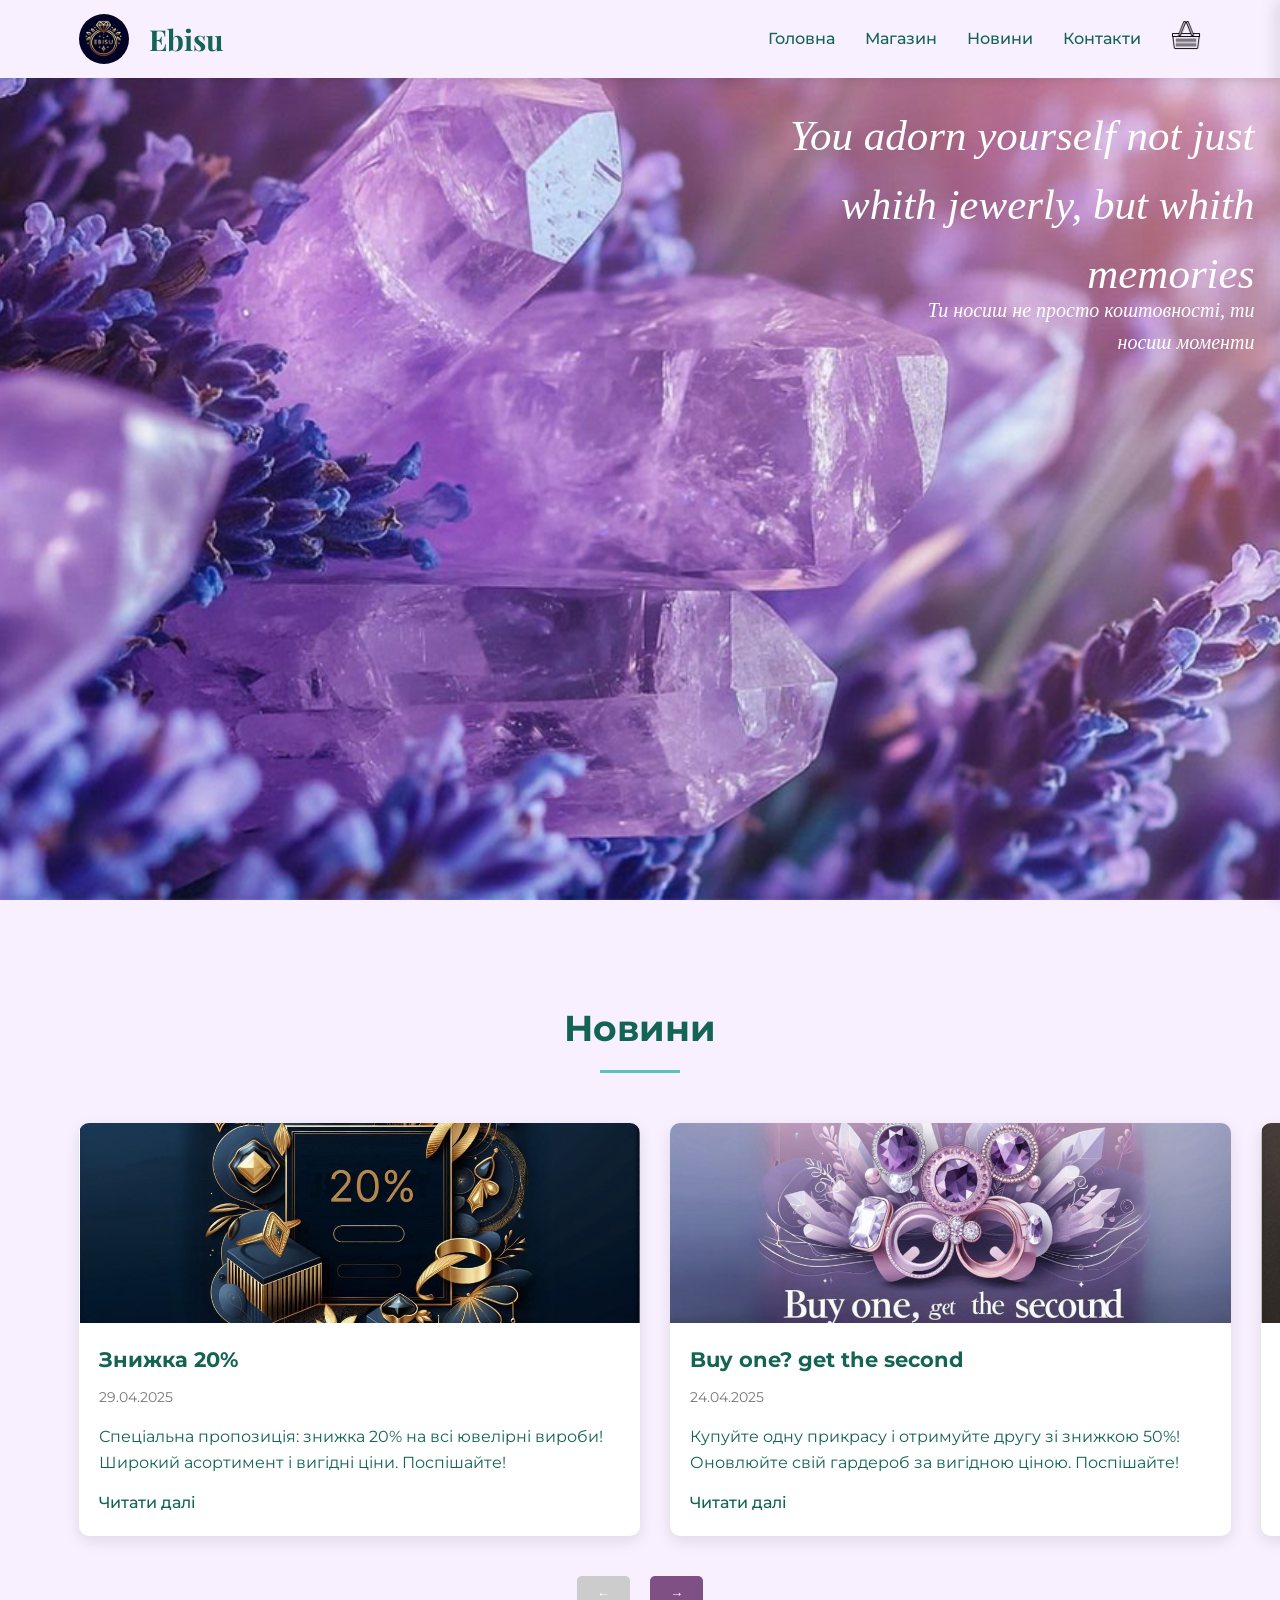
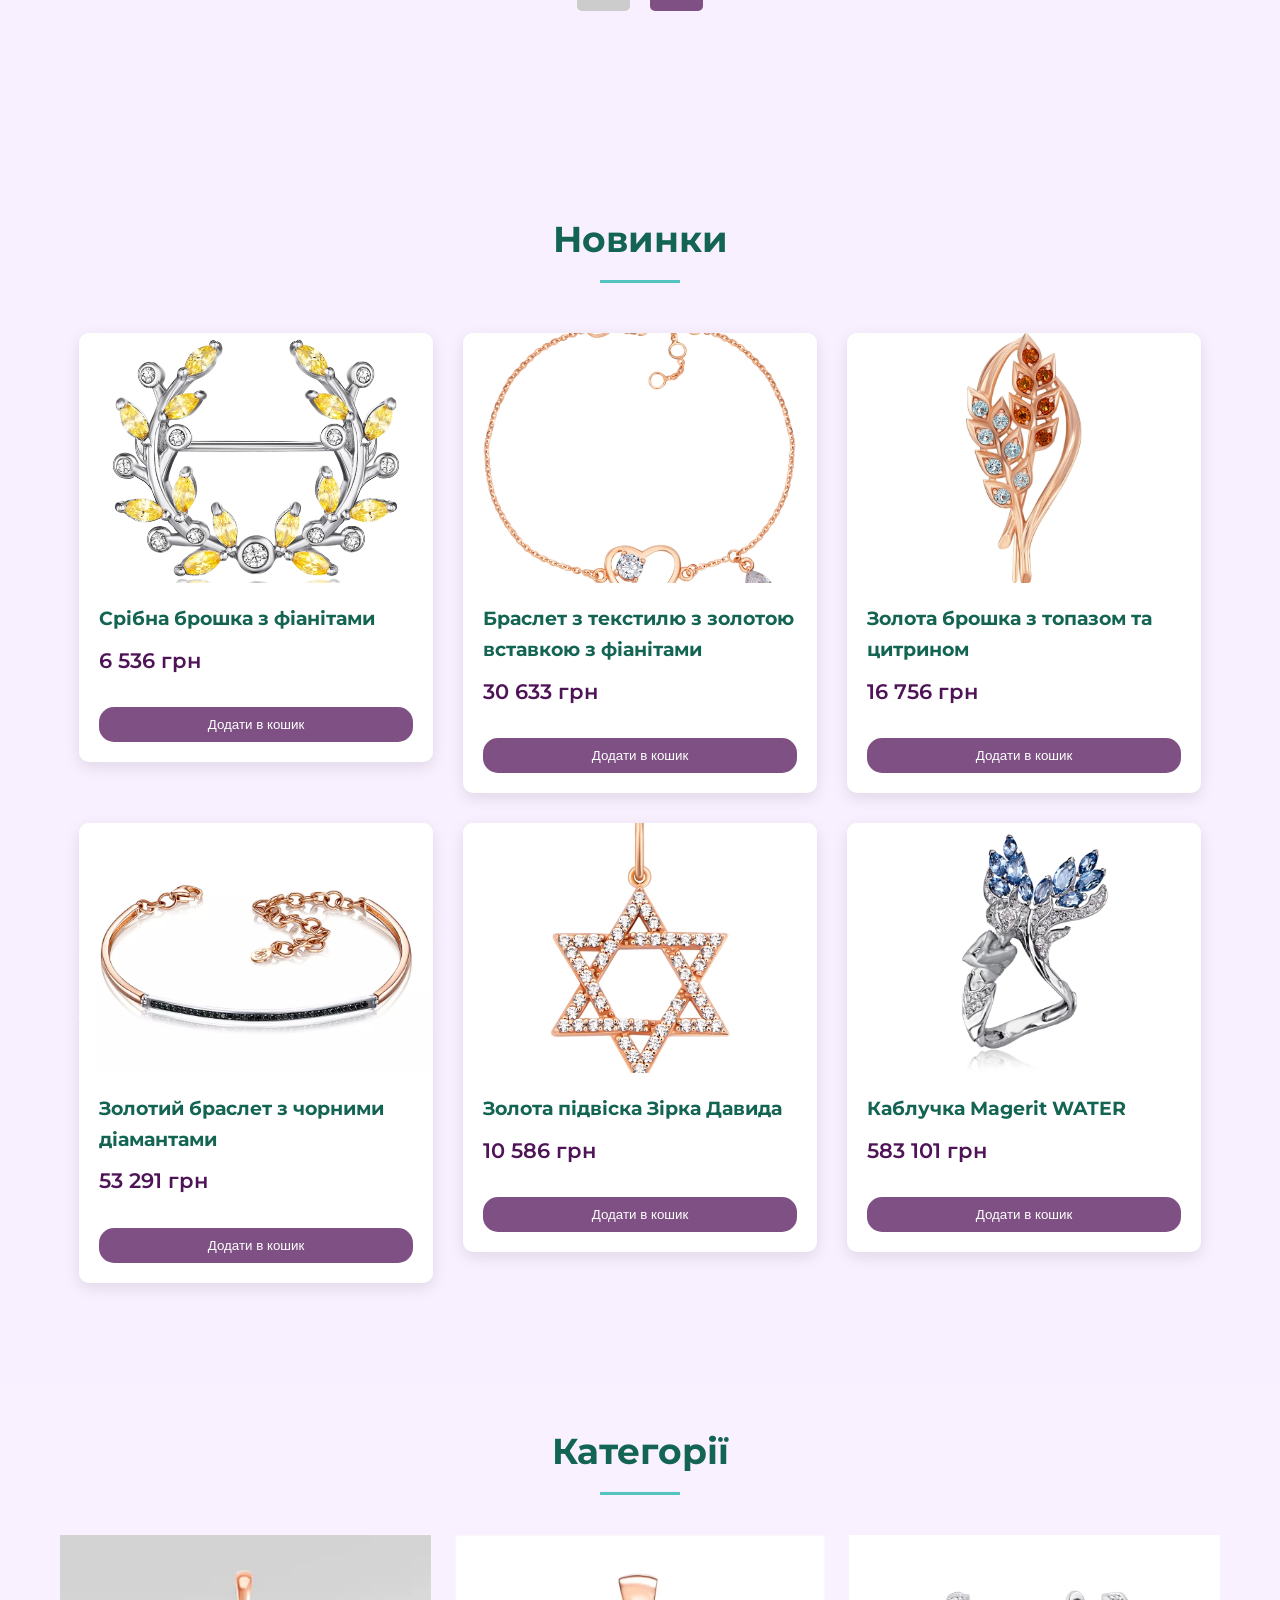
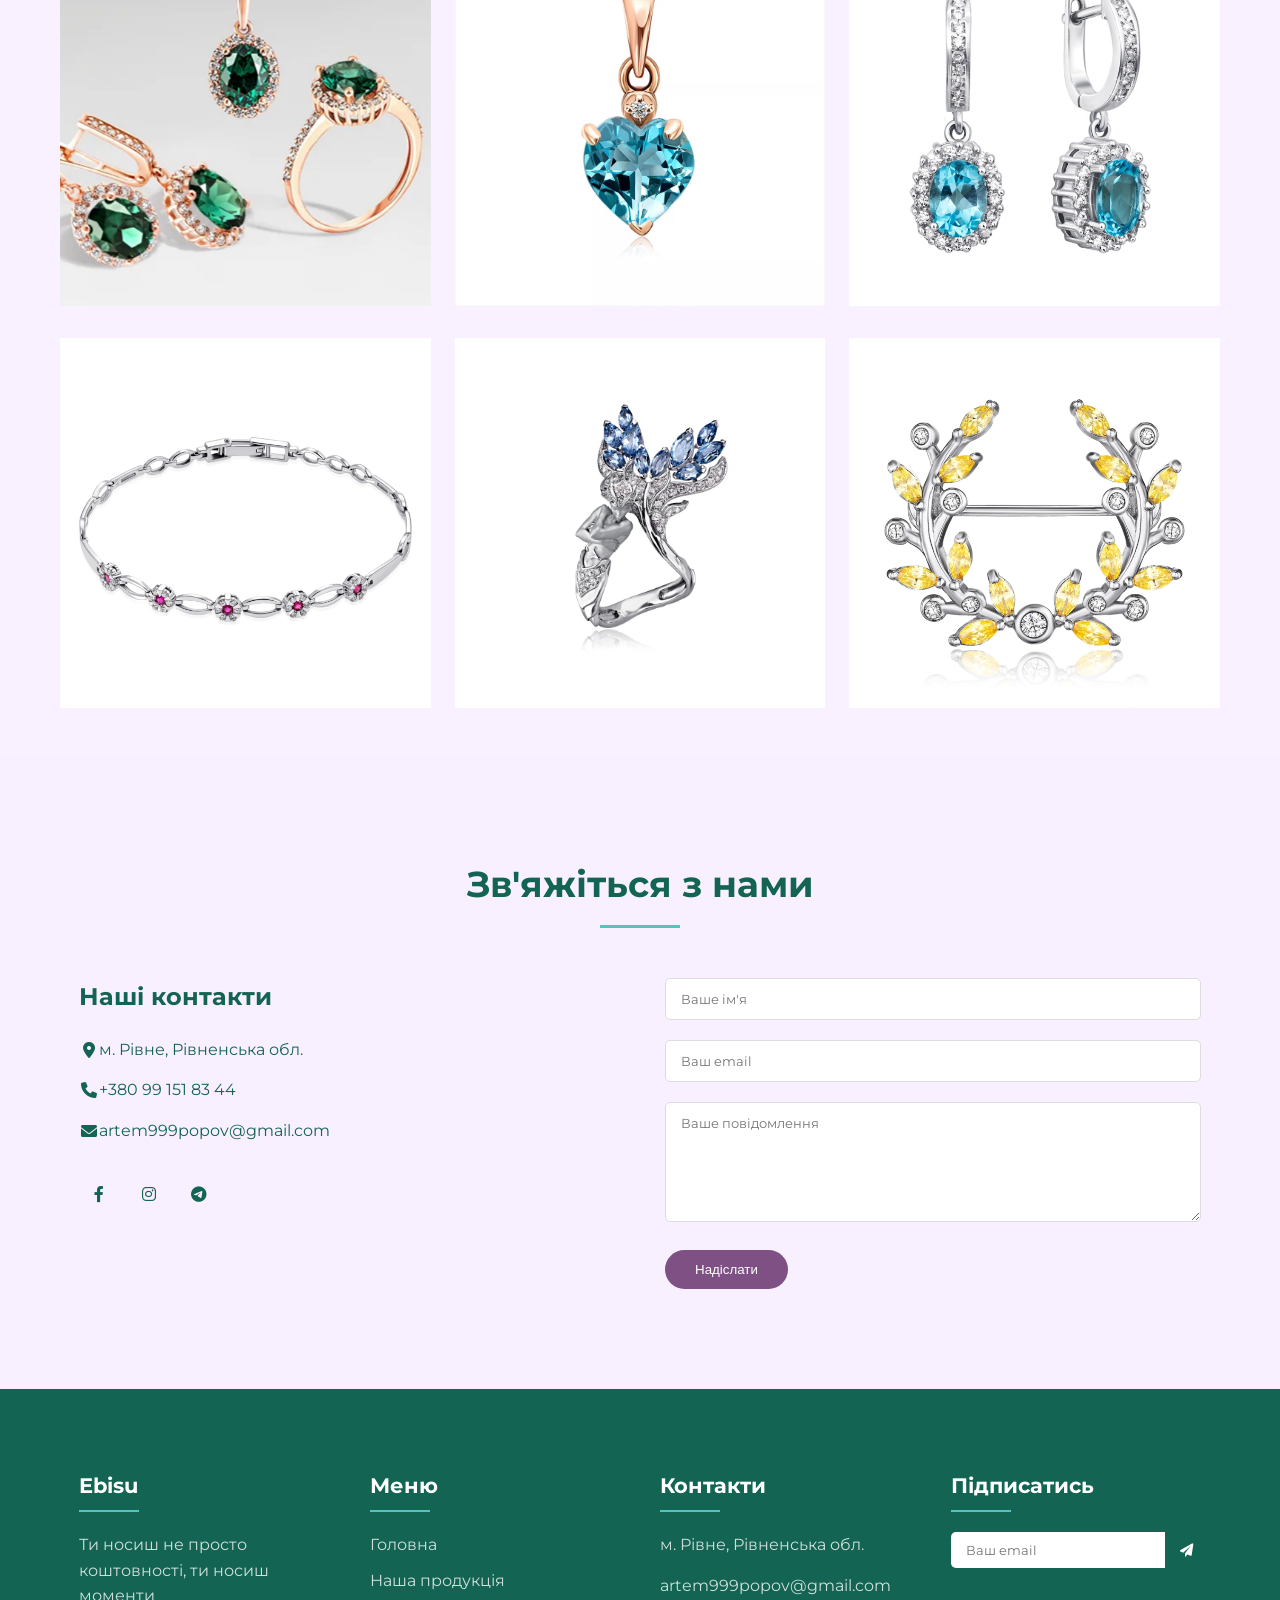
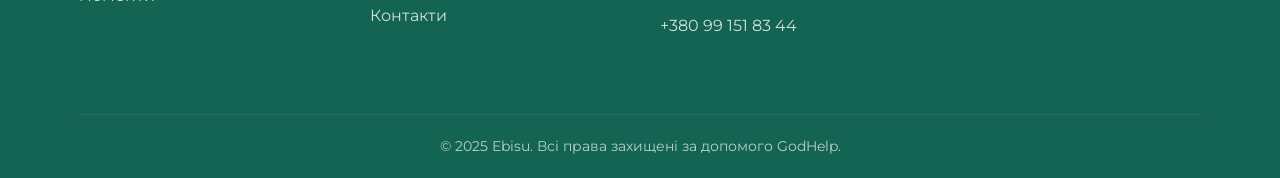
<file: index.html>
<!DOCTYPE html>
<html lang="uk">
  <head>
    <meta charset="UTF-8" />
    <meta name="viewport" content="width=device-width, initial-scale=1.0" />
    <title>Ebisu</title>
    <link rel="stylesheet" href="css/style.css" />
    <link rel="stylesheet" href="css/responsive.css" />
    <link
      href="https://fonts.googleapis.com/css2?family=Montserrat:wght@300;400;500;600;700&family=Playfair+Display:wght@400;500;600&display=swap"
      rel="stylesheet"
    />
    <link
      rel="stylesheet"
      href="https://cdnjs.cloudflare.com/ajax/libs/font-awesome/6.0.0-beta3/css/all.min.css"
    />
    <link rel="icon" href="image/icon.png" type="image/x-icon" />
  </head>
  <body>
    <!-- Header -->
    <header class="sticky-header">
      <div class="container_header">
        <div class="atributs">
          <img src="image/logo_corect.jpg" alt="logo" class="logo_image" />
          <a href="index.html" class="logo">Ebisu</a>
        </div>

        <!-- Меню навігації -->
        <nav>
          <div class="menu-toggle" id="mobile-menu">
            <span></span>
            <span></span>
            <span></span>
          </div>
          <ul class="nav-list">
            <li><a href="/index.html">Головна</a></li>
            <li><a href="/p2.html?category=all">Магазин</a></li>
            <li><a href="/news.html">Новини</a></li>
            <li><a href="/index.html#contacts">Контакти</a></li>
            <li class="cart-icon">
              <a href="#cart" id="cart-btn">
                <img src="image/cart.png" alt="Кошик" class="cart_image" />
                <span class="cart-count">0</span>
              </a>
            </li>
          </ul>
        </nav>
      </div>
    </header>

    <!-- Шапка сайту -->
    <section class="hero" id="home">
      <div class="hero-content">
        <p class="slogan">
          <i>You adorn yourself not just whith jewerly, but whith memories</i>
        </p>
        <p class="slogan_ukr">
          <i>Ти носиш не просто коштовності, ти носиш моменти</i>
        </p>
      </div>
    </section>

    <!-- Новини -->
    <section class="blog-section" id="blog">
      <div class="container">
        <h2 class="section-title">Новини</h2>
        <div class="blog-grid">
          <article class="blog-card">
            <div class="blog-image">
              <img src="/image/news_1.jpg" alt="news_1" loading="lazy" />
            </div>
            <div class="blog-content">
              <h3>Знижка 20%</h3>
              <p class="blog-date">29.04.2025</p>
              <p class="blog-excerpt">
                Спеціальна пропозиція: знижка 20% на всі ювелірні вироби!
                Широкий асортимент і вигідні ціни. Поспішайте!
              </p>
              <a href="/news.html" class="read-more">Читати далі</a>
            </div>
          </article>
          <article class="blog-card">
            <div class="blog-image">
              <img src="/image/news_2.jpg" alt="news_2" loading="lazy" />
            </div>
            <div class="blog-content">
              <h3>Buy one? get the second</h3>
              <p class="blog-date">24.04.2025</p>
              <p class="blog-excerpt">
                Купуйте одну прикрасу і отримуйте другу зі знижкою 50%!
                Оновлюйте свій гардероб за вигідною ціною. Поспішайте!
              </p>
              <a href="/news.html" class="read-more">Читати далі</a>
            </div>
          </article>
          <article class="blog-card">
            <div class="blog-image">
              <img src="/image/news_3.jpg" alt="news_3" loading="lazy" />
            </div>
            <div class="blog-content">
              <h3>Ексклюзивний подарунковий набір</h3>
              <p class="blog-date">17.04.2025</p>
              <p class="blog-excerpt">
                Шукаєте ідеальний подарунок? Ми підготували ексклюзивні
                подарункові набори, які підійдуть для будь-якого свята.
              </p>
              <a href="/news.html" class="read-more">Читати далі</a>
            </div>
          </article>
          <article class="blog-card">
            <div class="blog-image">
              <img src="image/news_4.jpg" alt="news_4" loading="lazy" />
            </div>
            <div class="blog-content">
              <h3>Знижки на обручальні каблучки</h3>
              <p class="blog-date">12.04.2025</p>
              <p class="blog-excerpt">
                Ми пропонуємо спеціальні знижки на обручальні кільця!
              </p>
              <a href="#" class="read-more">Читати далі</a>
            </div>
          </article>
        </div>
        <div class="blog-navigation">
          <button class="blog-prev" aria-label="Попередні новини">←</button>
          <button class="blog-next" aria-label="Наступні новини">→</button>
        </div>
      </div>
    </section>

    <!-- Торгова частина -->
    <section class="featured-products" id="products">
      <div class="container">
        <h2 class="section-title">Новинки</h2>
        <div id="featured-products" class="products-grid"></div>
      </div>
    </section>

    <!-- Категорії продуктів -->
    <section class="categories-section">
      <div class="categories-container">
        <h2 class="section-title">Категорії</h2>
        <div class="categories-grid">
          <a href="p2.html?category=all" class="category-card">
            <img src="image/all.png" alt="Всі товари" />
          </a>
          <a href="p2.html?category=suspender" class="category-card">
            <img src="image/nec.jpg" alt="Підвіски" />
          </a>
          <a href="p2.html?category=earrings" class="category-card">
            <img src="image/earrings.png" alt="Сережки" />
          </a>
          <a href="p2.html?category=bracelets" class="category-card">
            <img src="image/braslet.png" alt="Браслети" />
          </a>
          <a href="p2.html?category=rings" class="category-card">
            <img src="image/rings.jpg" alt="Каблучки" />
          </a>
          <a href="p2.html?category=brooches" class="category-card">
            <img src="image/brosh.png" alt="Брошки" />
          </a>
        </div>
      </div>
    </section>

    <!-- Контакти -->
    <section class="contact-section" id="contacts">
      <div class="container">
        <h2 class="section-title">Зв'яжіться з нами</h2>
        <div class="contact-grid">
          <div class="contact-info">
            <h3>Наші контакти</h3>
            <p>
              <i class="fas fa-map-marker-alt"></i> м. Рівне, Рівненська обл.
            </p>
            <p><i class="fas fa-phone"></i> +380 99 151 83 44</p>
            <p><i class="fas fa-envelope"></i> artem999popov@gmail.com</p>
            <div class="social-links">
              <a href="https://www.facebook.com/profile.php?id=100051300533079"
                ><i class="fab fa-facebook-f"></i
              ></a>
              <a
                href="https://www.instagram.com/dorbot_?utm_source=ig_web_button_share_sheet&igsh=ZDNlZDc0MzIxNw=="
                ><i class="fab fa-instagram"></i
              ></a>
              <a href="https://t.me/DORBOT_22"
                ><i class="fab fa-telegram-plane"></i
              ></a>
            </div>
          </div>
          <div class="contact-form">
            <form id="contactForm">
              <div class="form-group">
                <input type="text" id="name" placeholder="Ваше ім'я" required />
              </div>
              <div class="form-group">
                <input
                  type="email"
                  id="email"
                  placeholder="Ваш email"
                  required
                />
              </div>
              <div class="form-group">
                <textarea
                  id="message"
                  rows="5"
                  placeholder="Ваше повідомлення"
                  required
                ></textarea>
              </div>
              <button type="submit" class="btn">Надіслати</button>
            </form>
          </div>
        </div>
      </div>
    </section>

    <!-- Footer -->
    <footer>
      <div class="container">
        <div class="footer-grid">
          <div class="footer-col">
            <h3>Ebisu</h3>
            <p>Ти носиш не просто коштовності, ти носиш моменти</p>
          </div>
          <div class="footer-col">
            <h3>Меню</h3>
            <ul>
              <li><a href="#home">Головна</a></li>
              <li><a href="#products">Наша продукція</a></li>
              <li><a href="#contacts">Контакти</a></li>
            </ul>
          </div>
          <div class="footer-col">
            <h3>Контакти</h3>
            <p>м. Рівне, Рівненська обл.</p>
            <p>artem999popov@gmail.com</p>
            <p>+380 99 151 83 44</p>
          </div>
          <div class="footer-col">
            <h3>Підписатись</h3>
            <form class="subscribe-form">
              <input type="email" placeholder="Ваш email" required />
              <button type="submit"><i class="fas fa-paper-plane"></i></button>
            </form>
          </div>
        </div>
        <div class="footer-bottom">
          <p>&copy; 2025 Ebisu. Всі права захищені за допомого GodHelp.</p>
        </div>
      </div>
    </footer>

    <!-- Shopping Cart Sidebar -->
    <div class="cart-sidebar" id="cart-sidebar">
      <div class="cart-header">
        <h3>Ваше замовлення</h3>
        <button class="close-cart">&times;</button>
      </div>
      <div class="cart-items" id="cart-items">
        <!-- Cart items will be added here via JS -->
      </div>
      <div class="cart-total">
        <p>Всього: <span id="cart-total">0</span></p>
        <button class="btn">Оформити замовлення</button>
      </div>
    </div>
    <div class="cart-overlay" id="cart-overlay"></div>

    <script src="js/main.js"></script>
    <script src="js/cart.js"></script>
    <script src="js/sorting.js"></script>
    <script src="js/script.js"></script>
  </body>
</html>
</file>
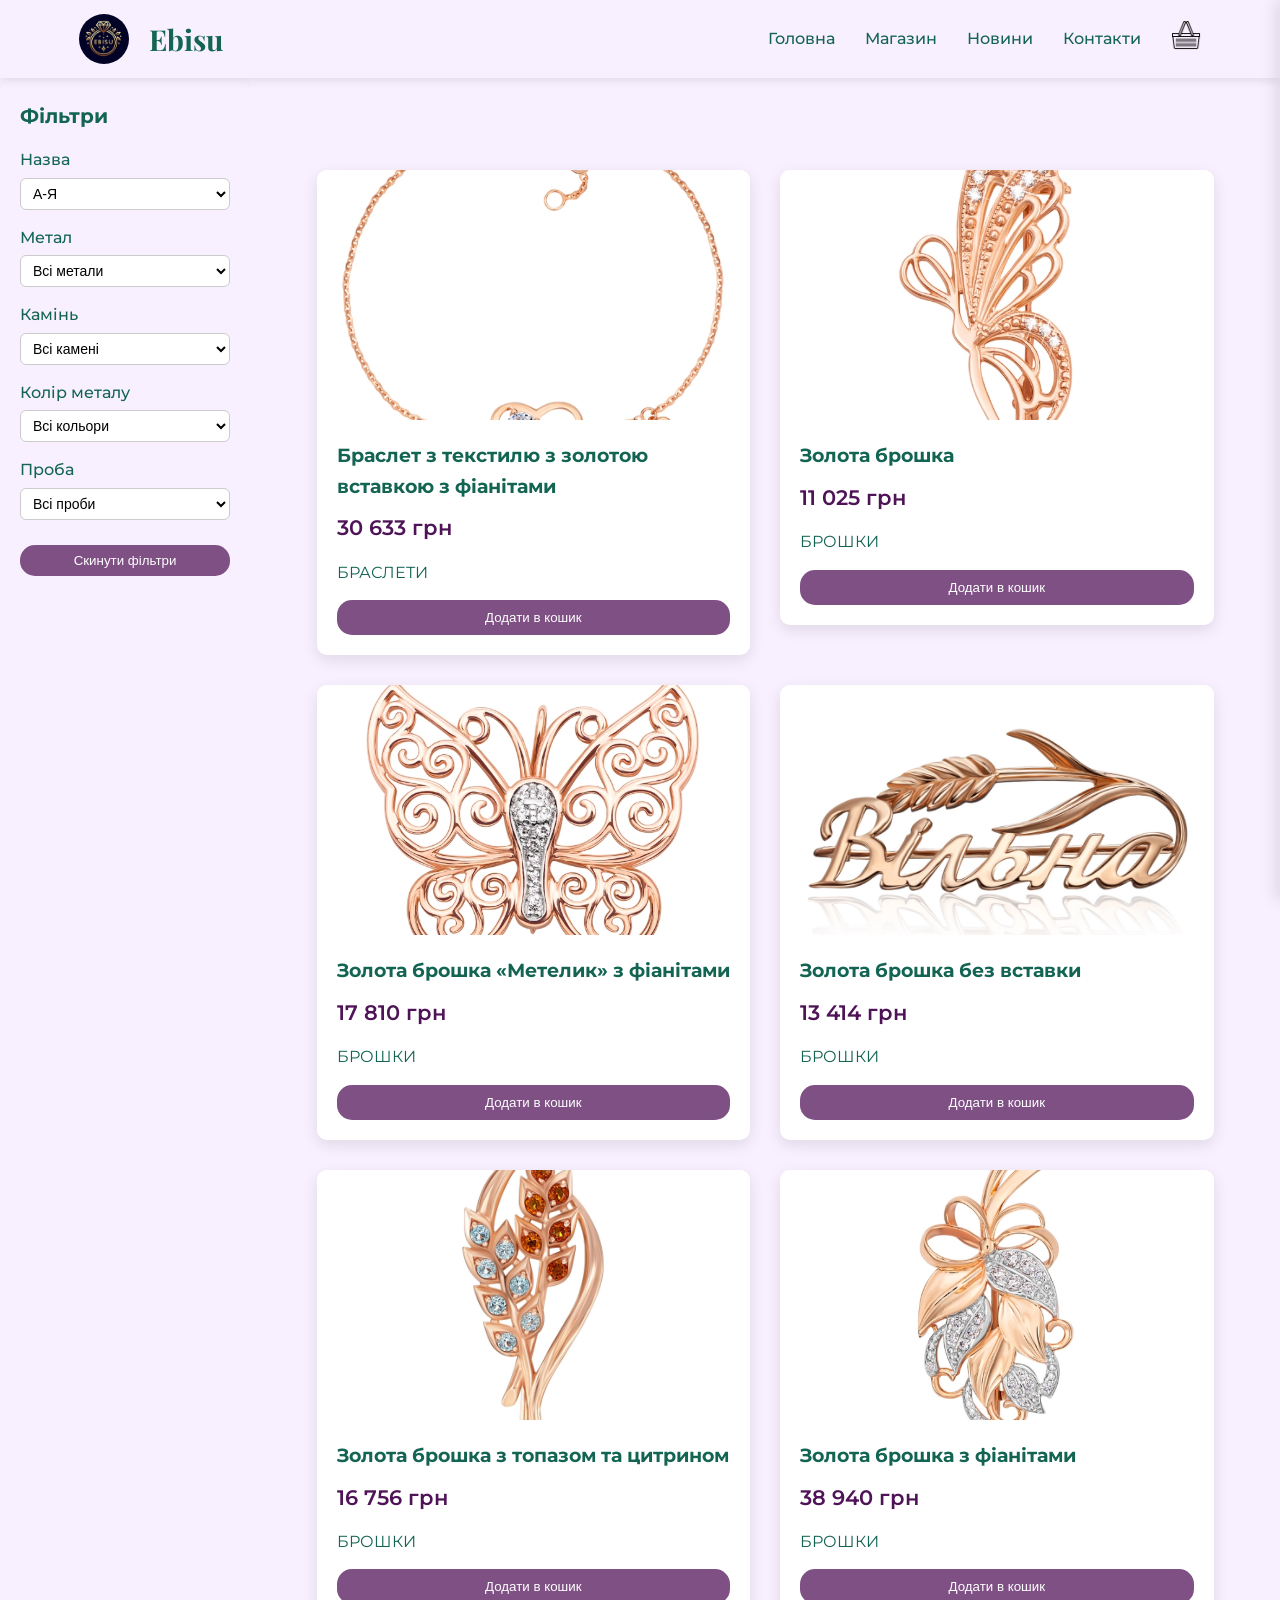
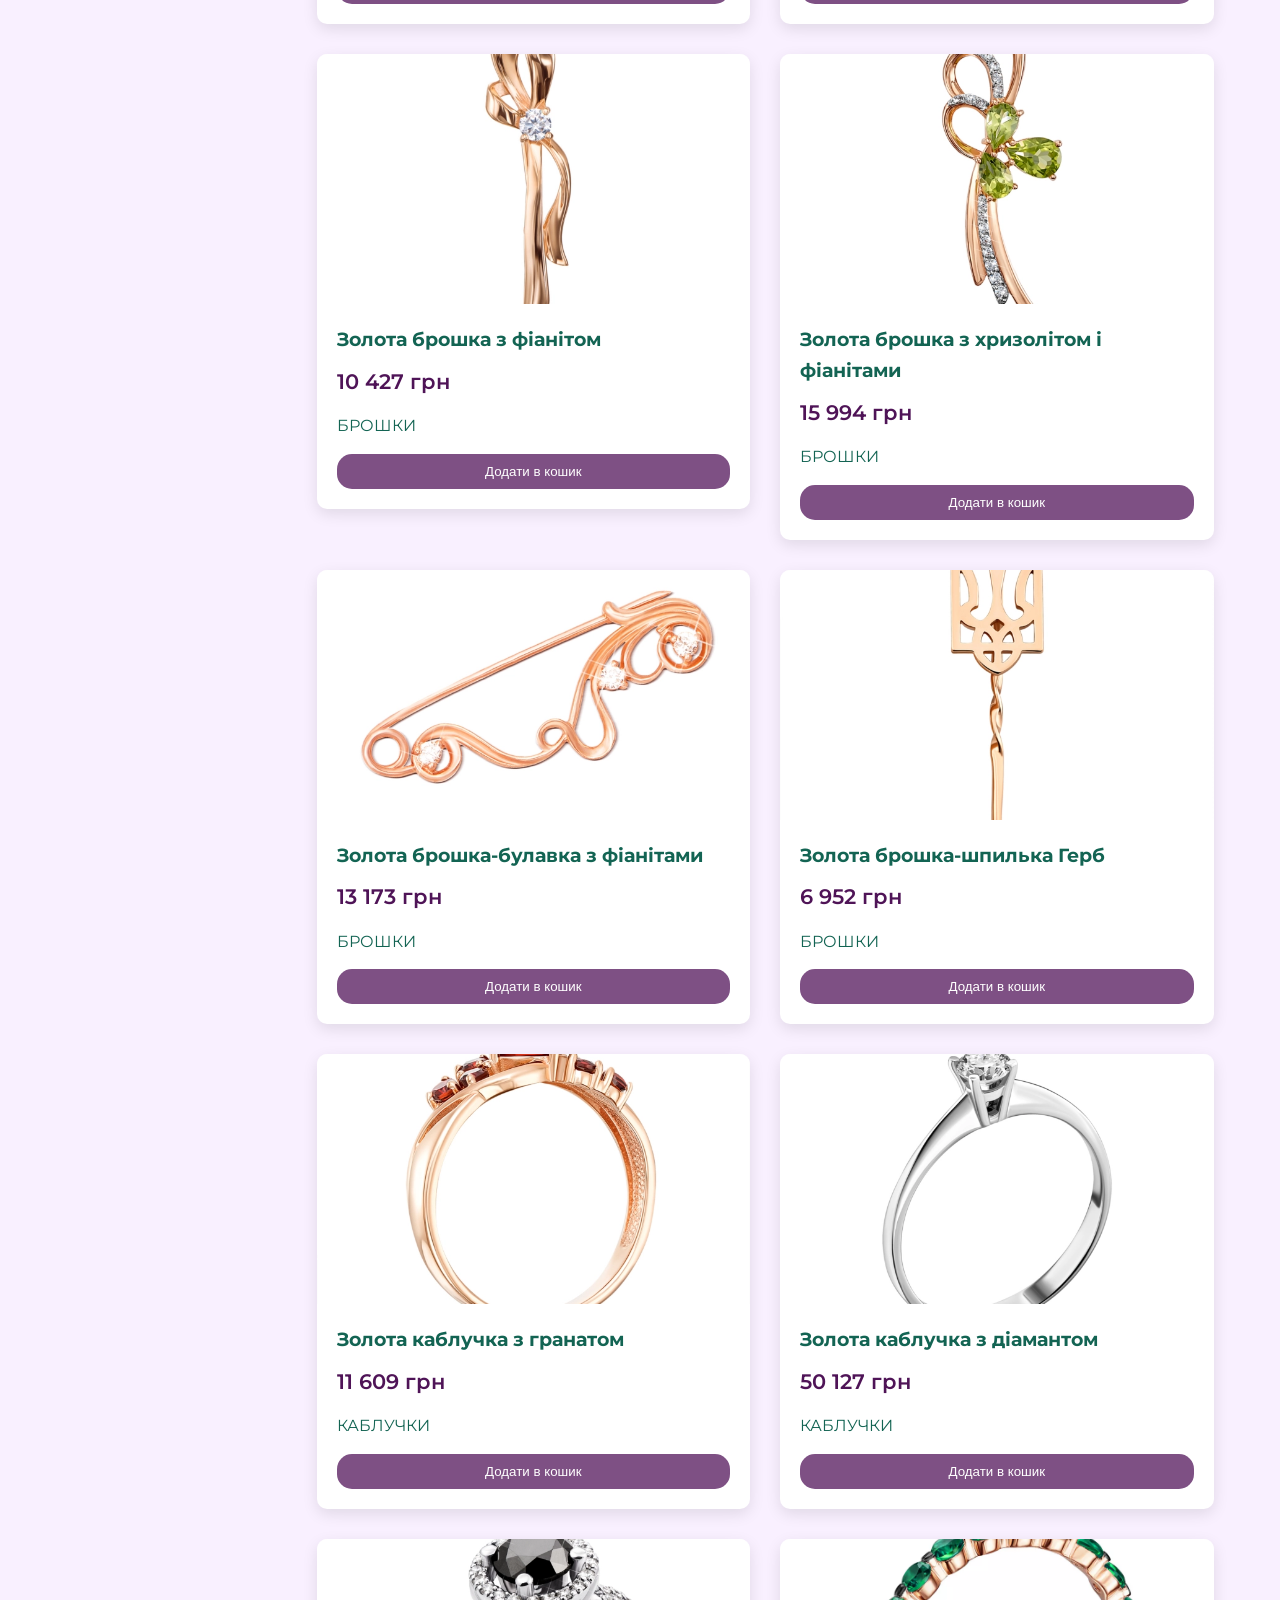
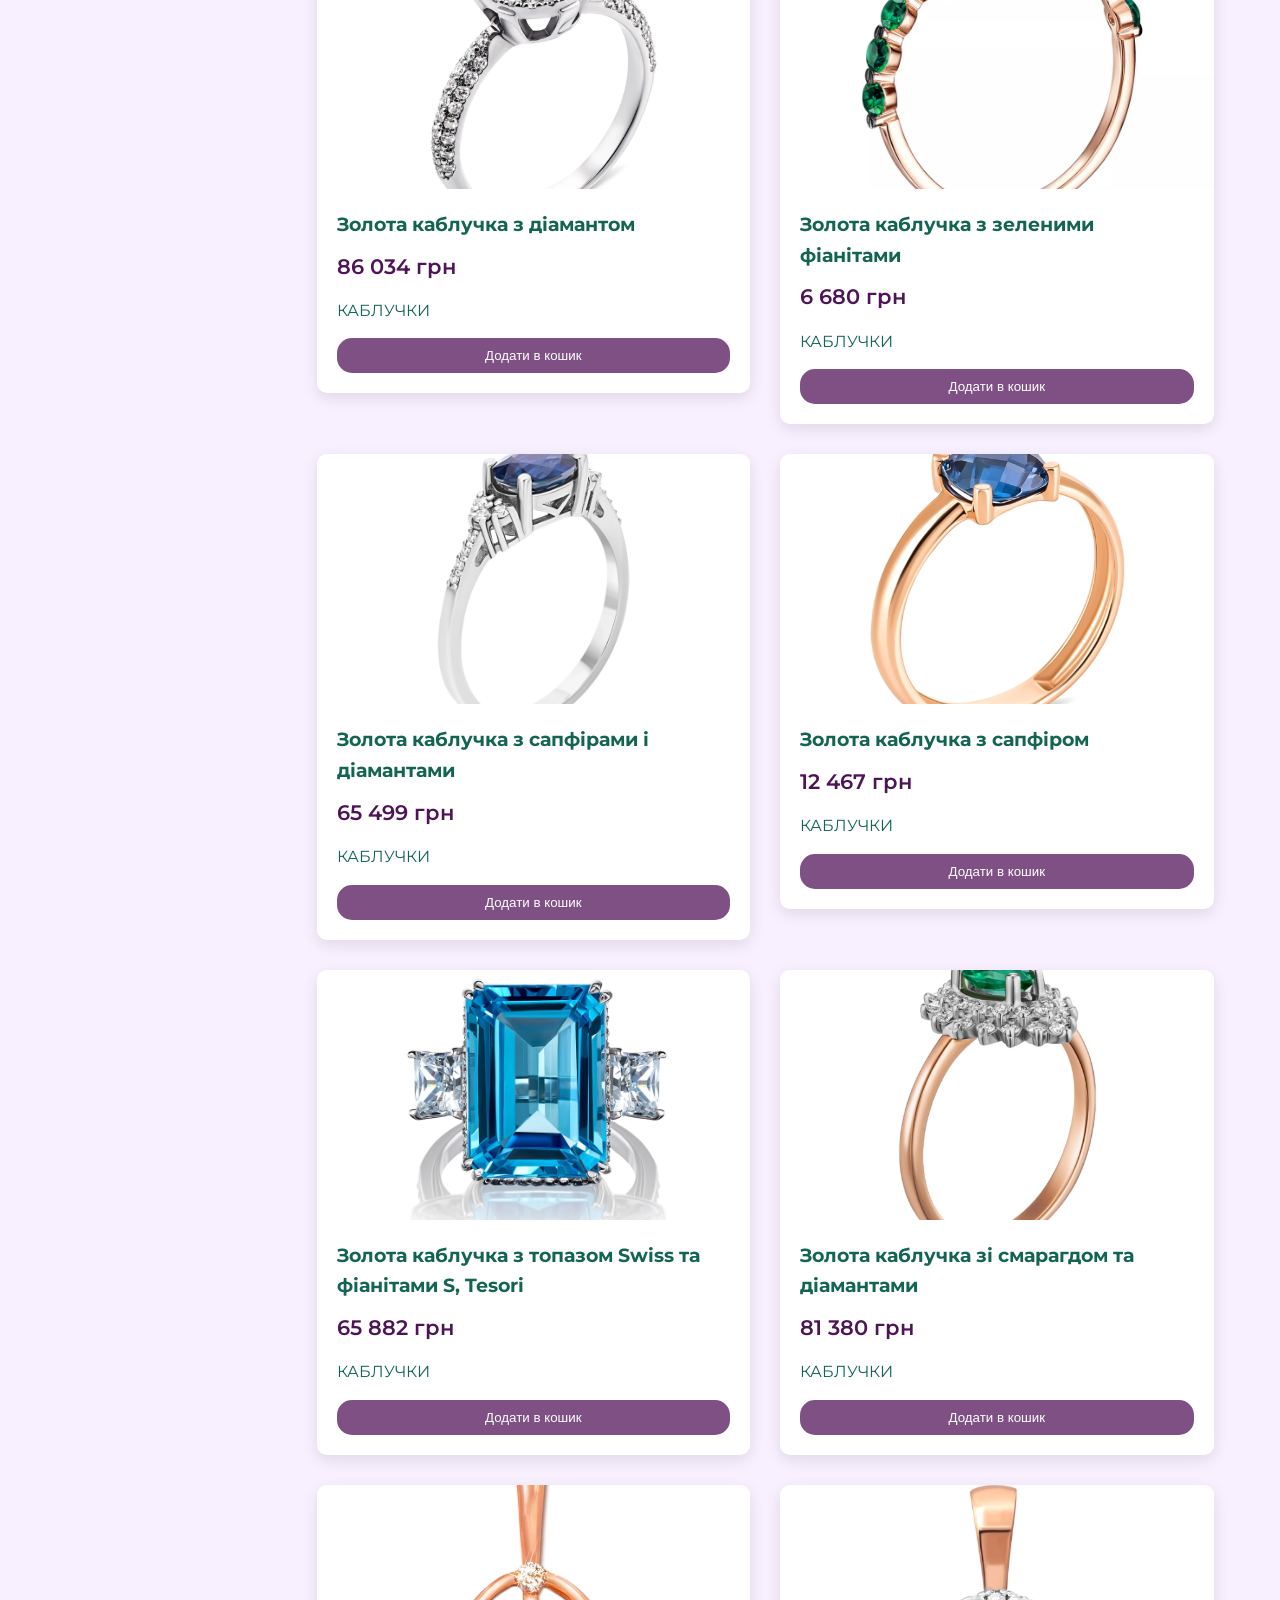
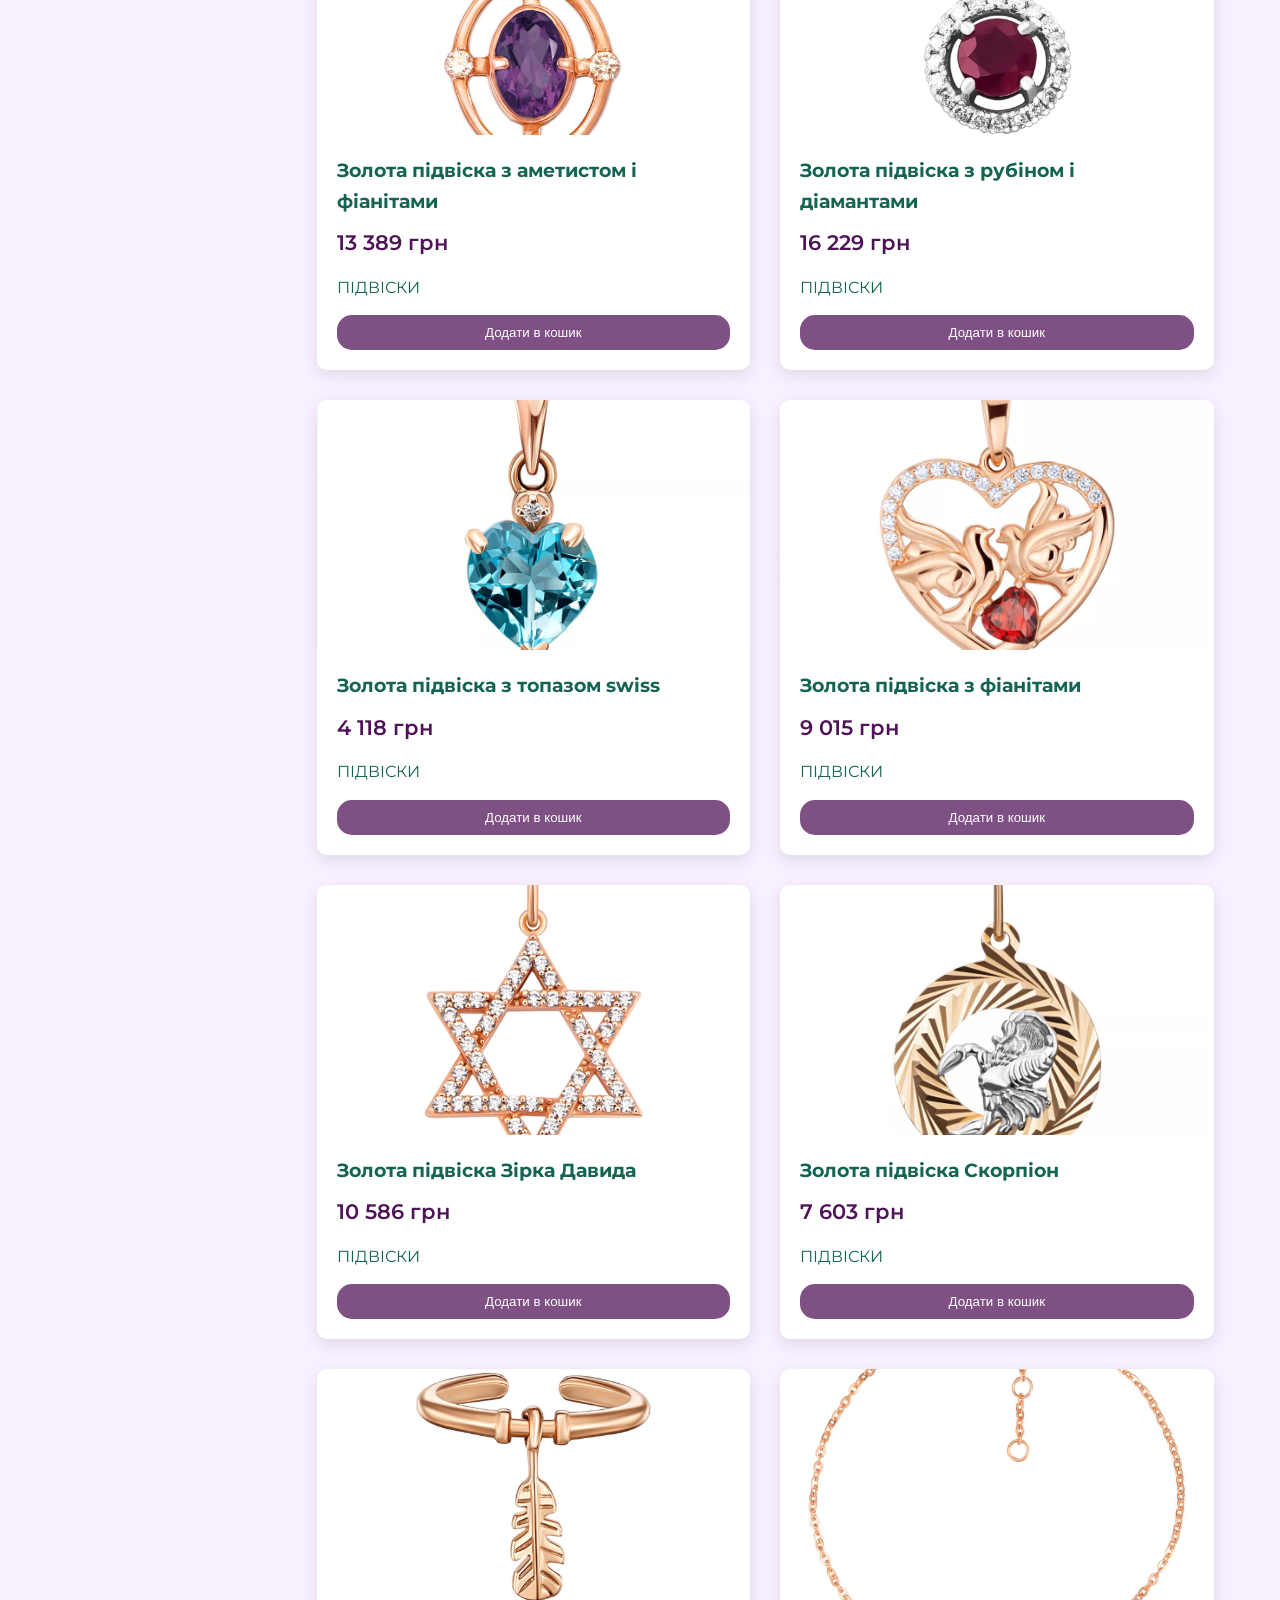
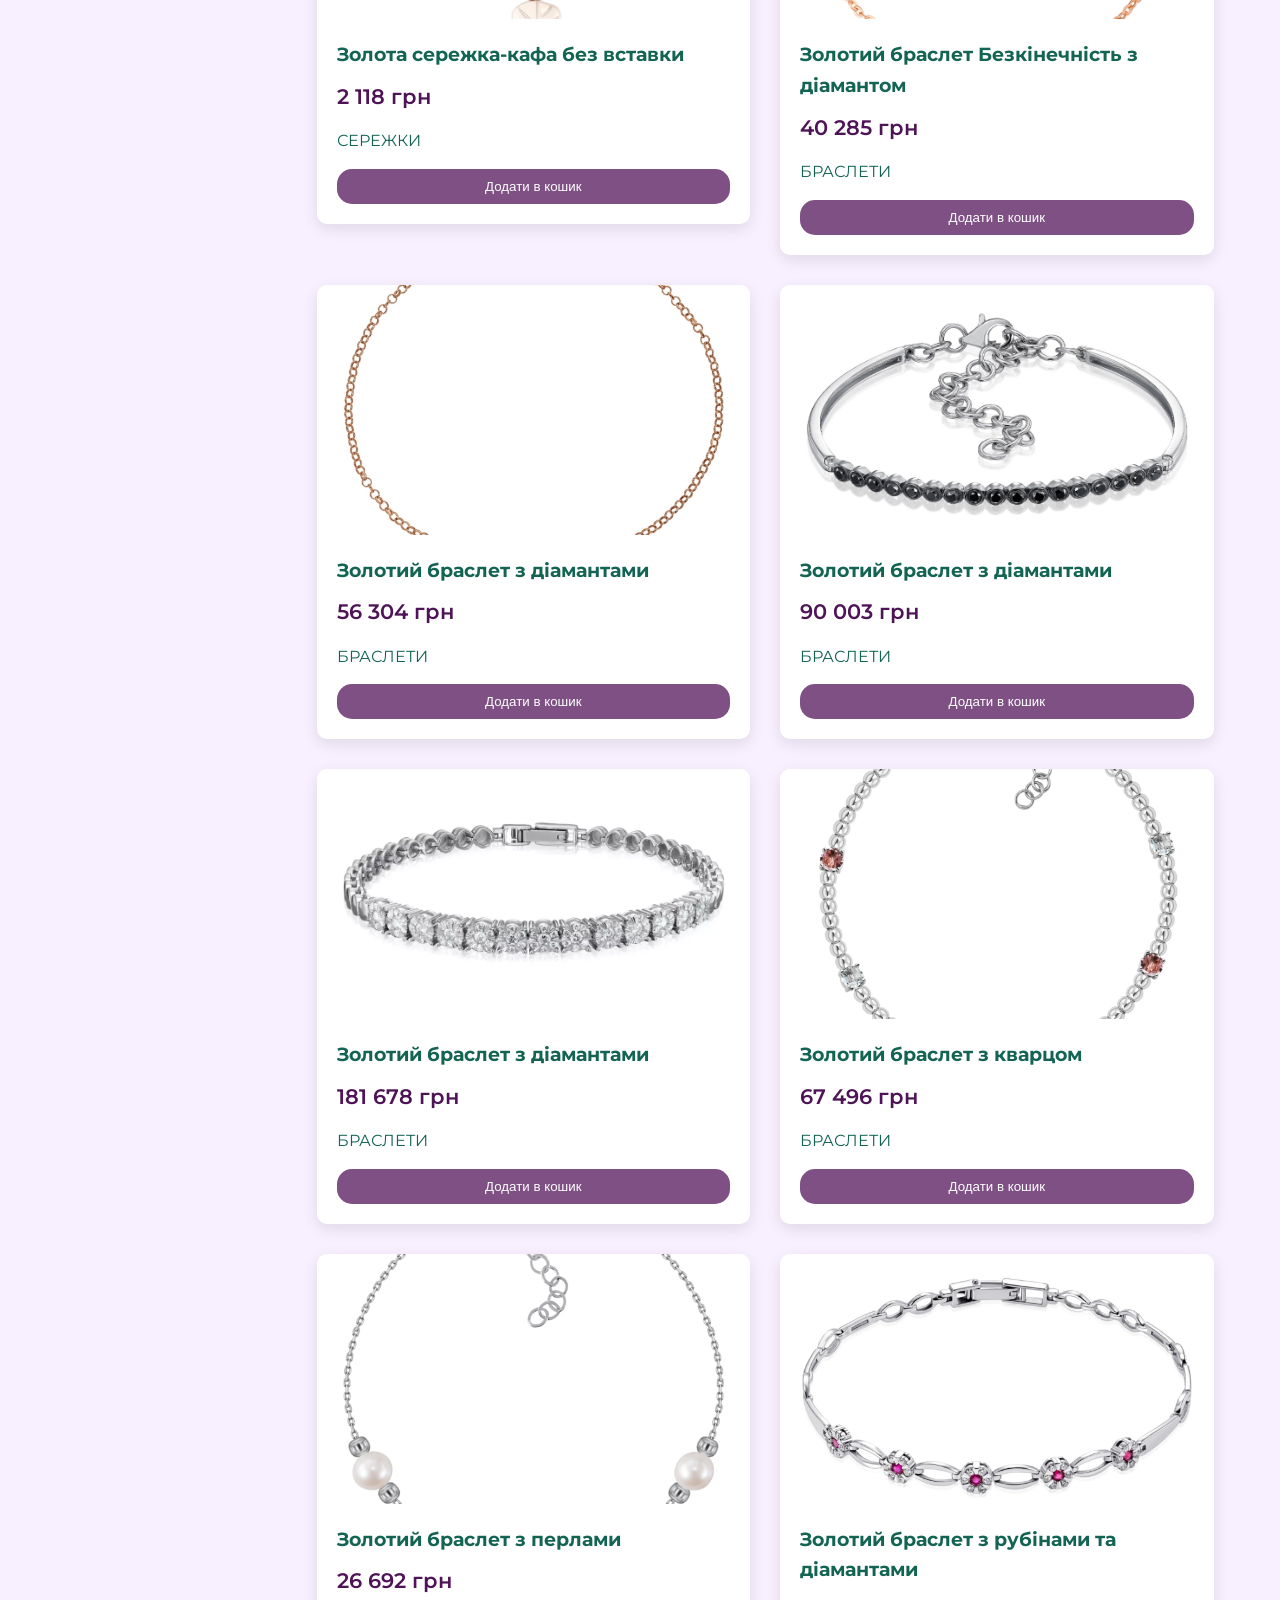
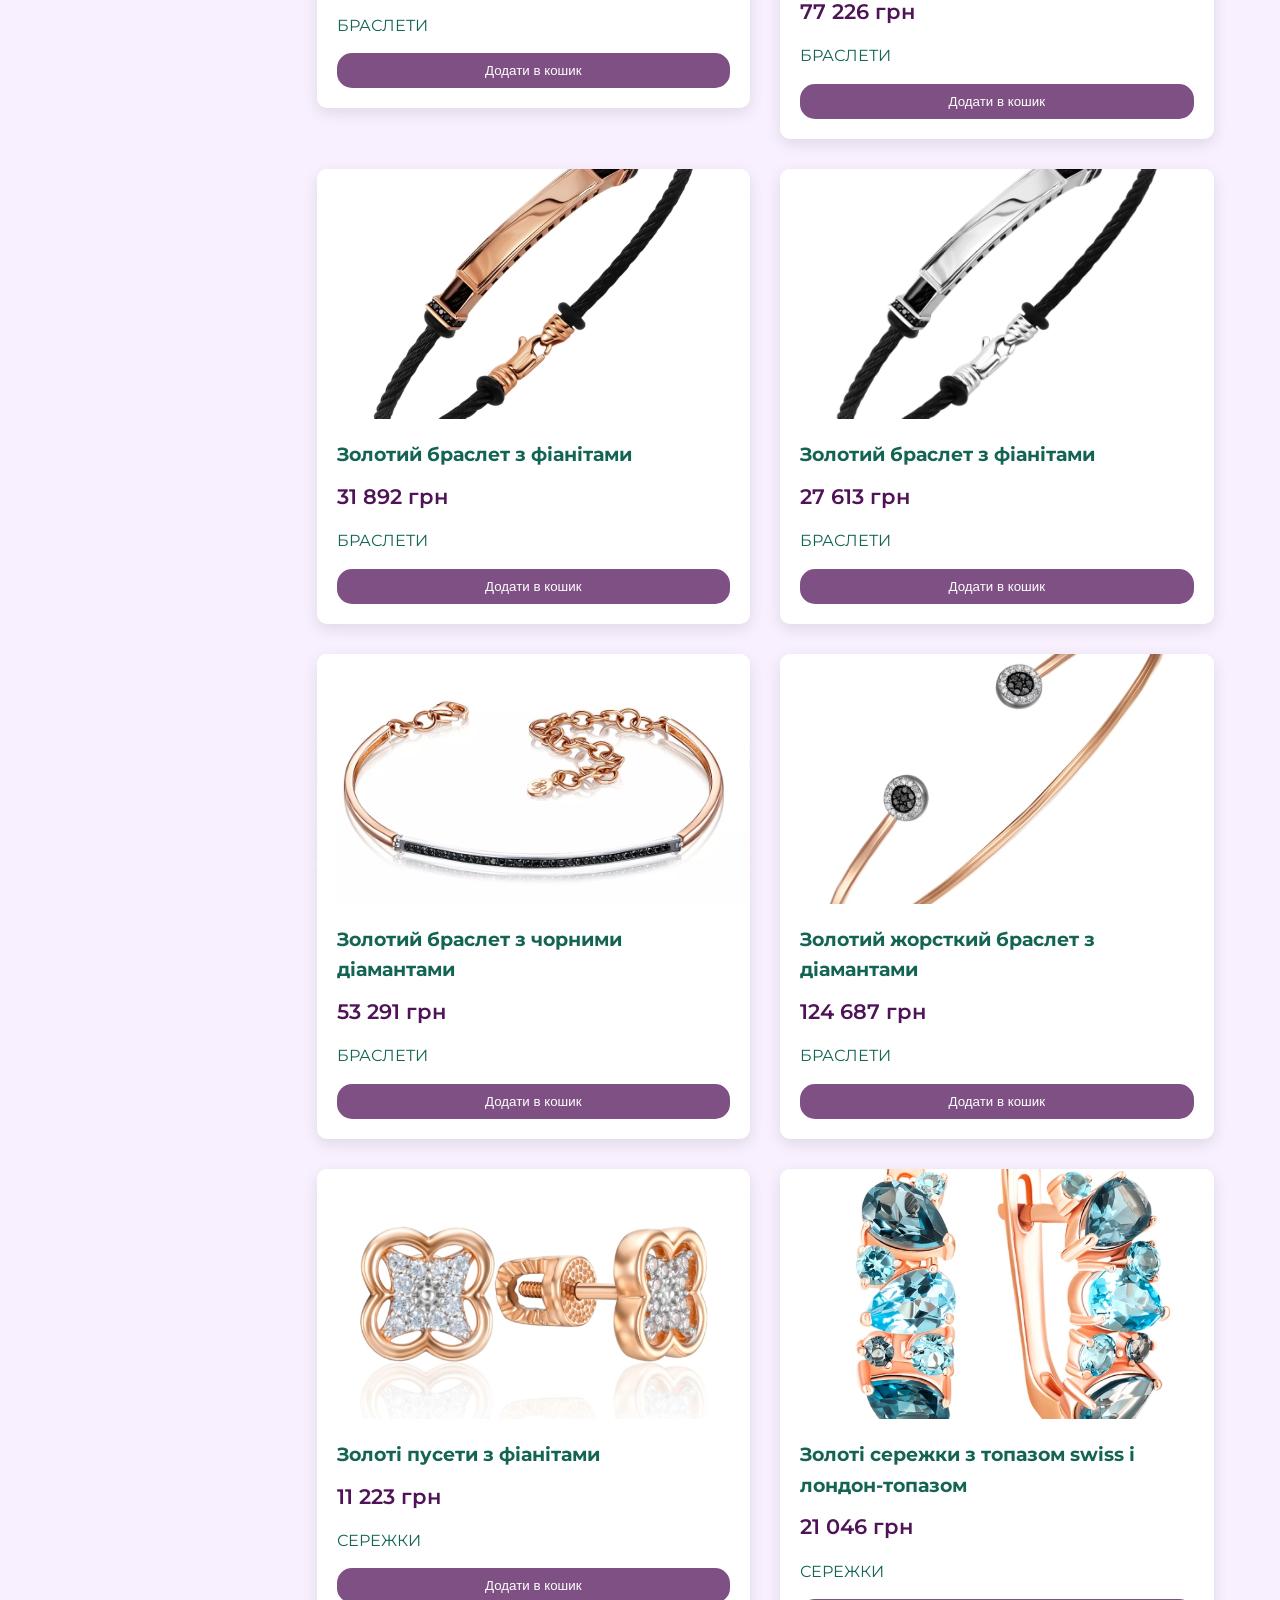
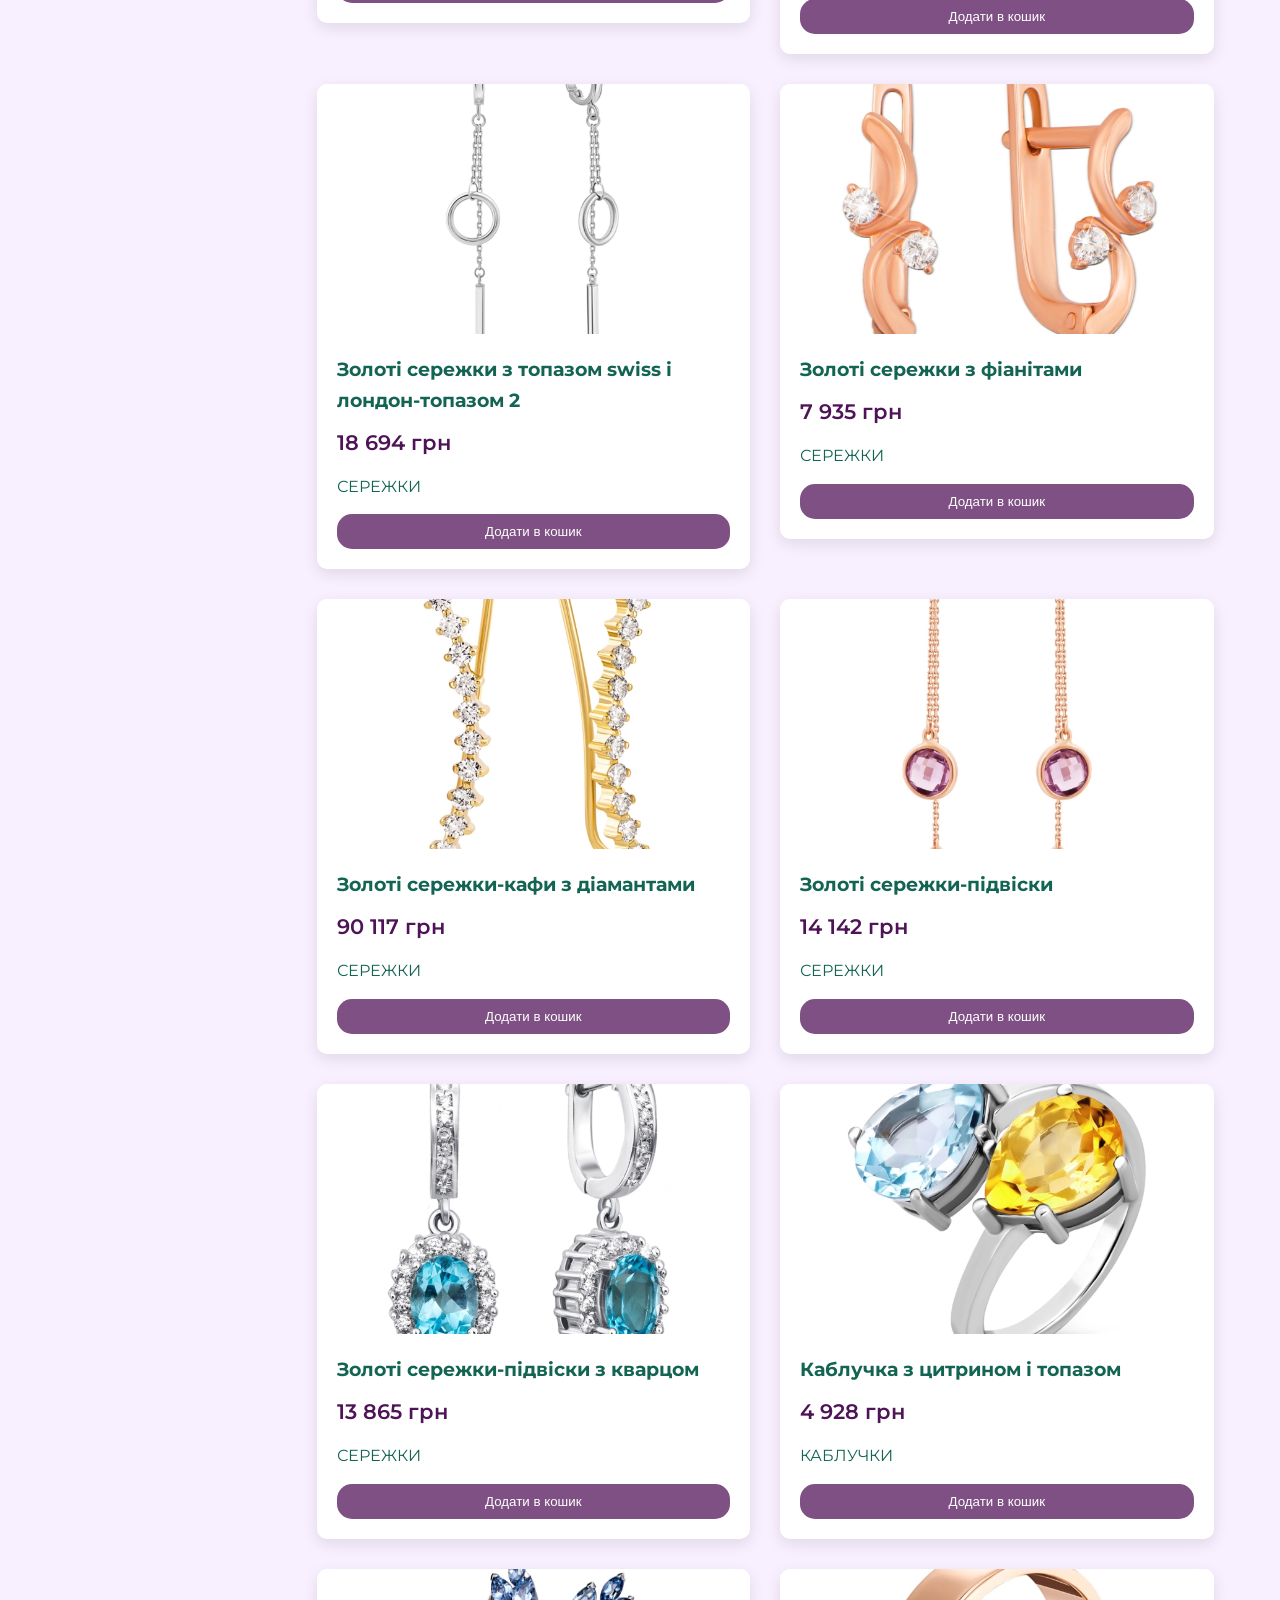
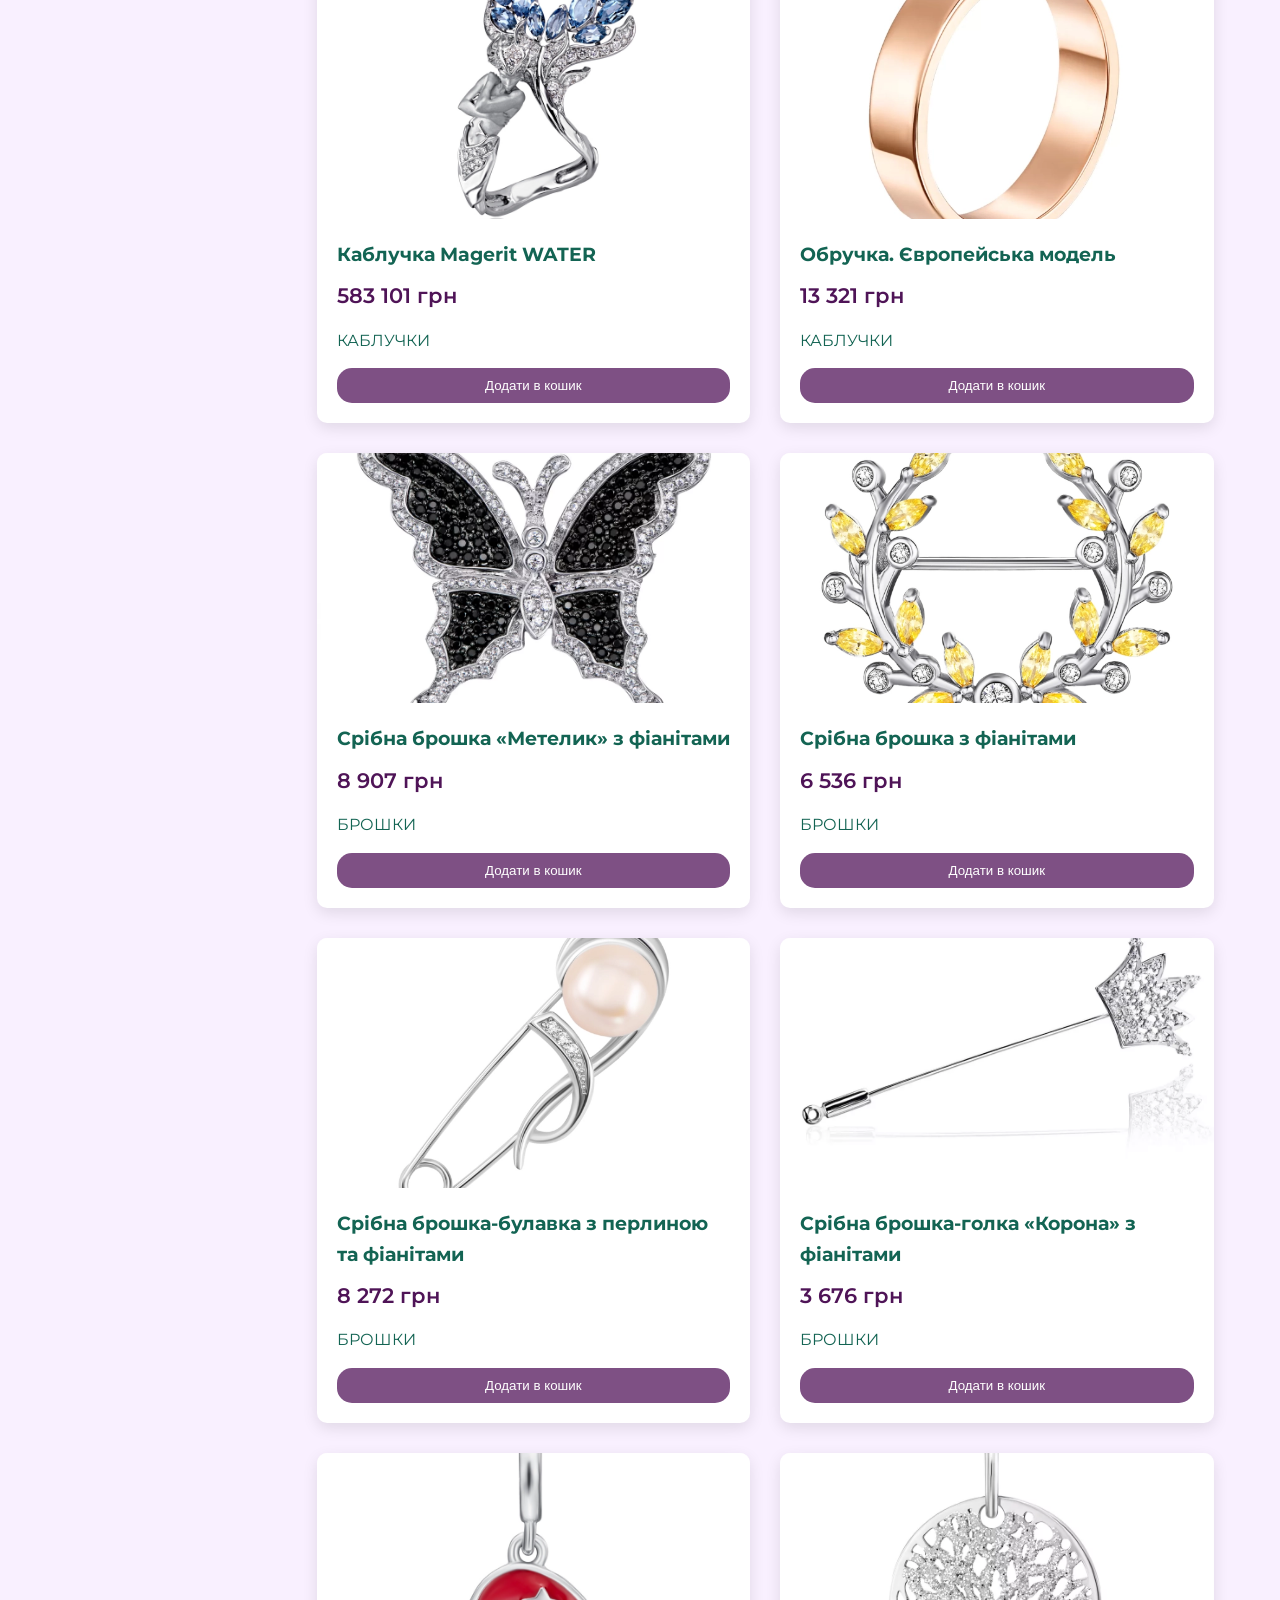
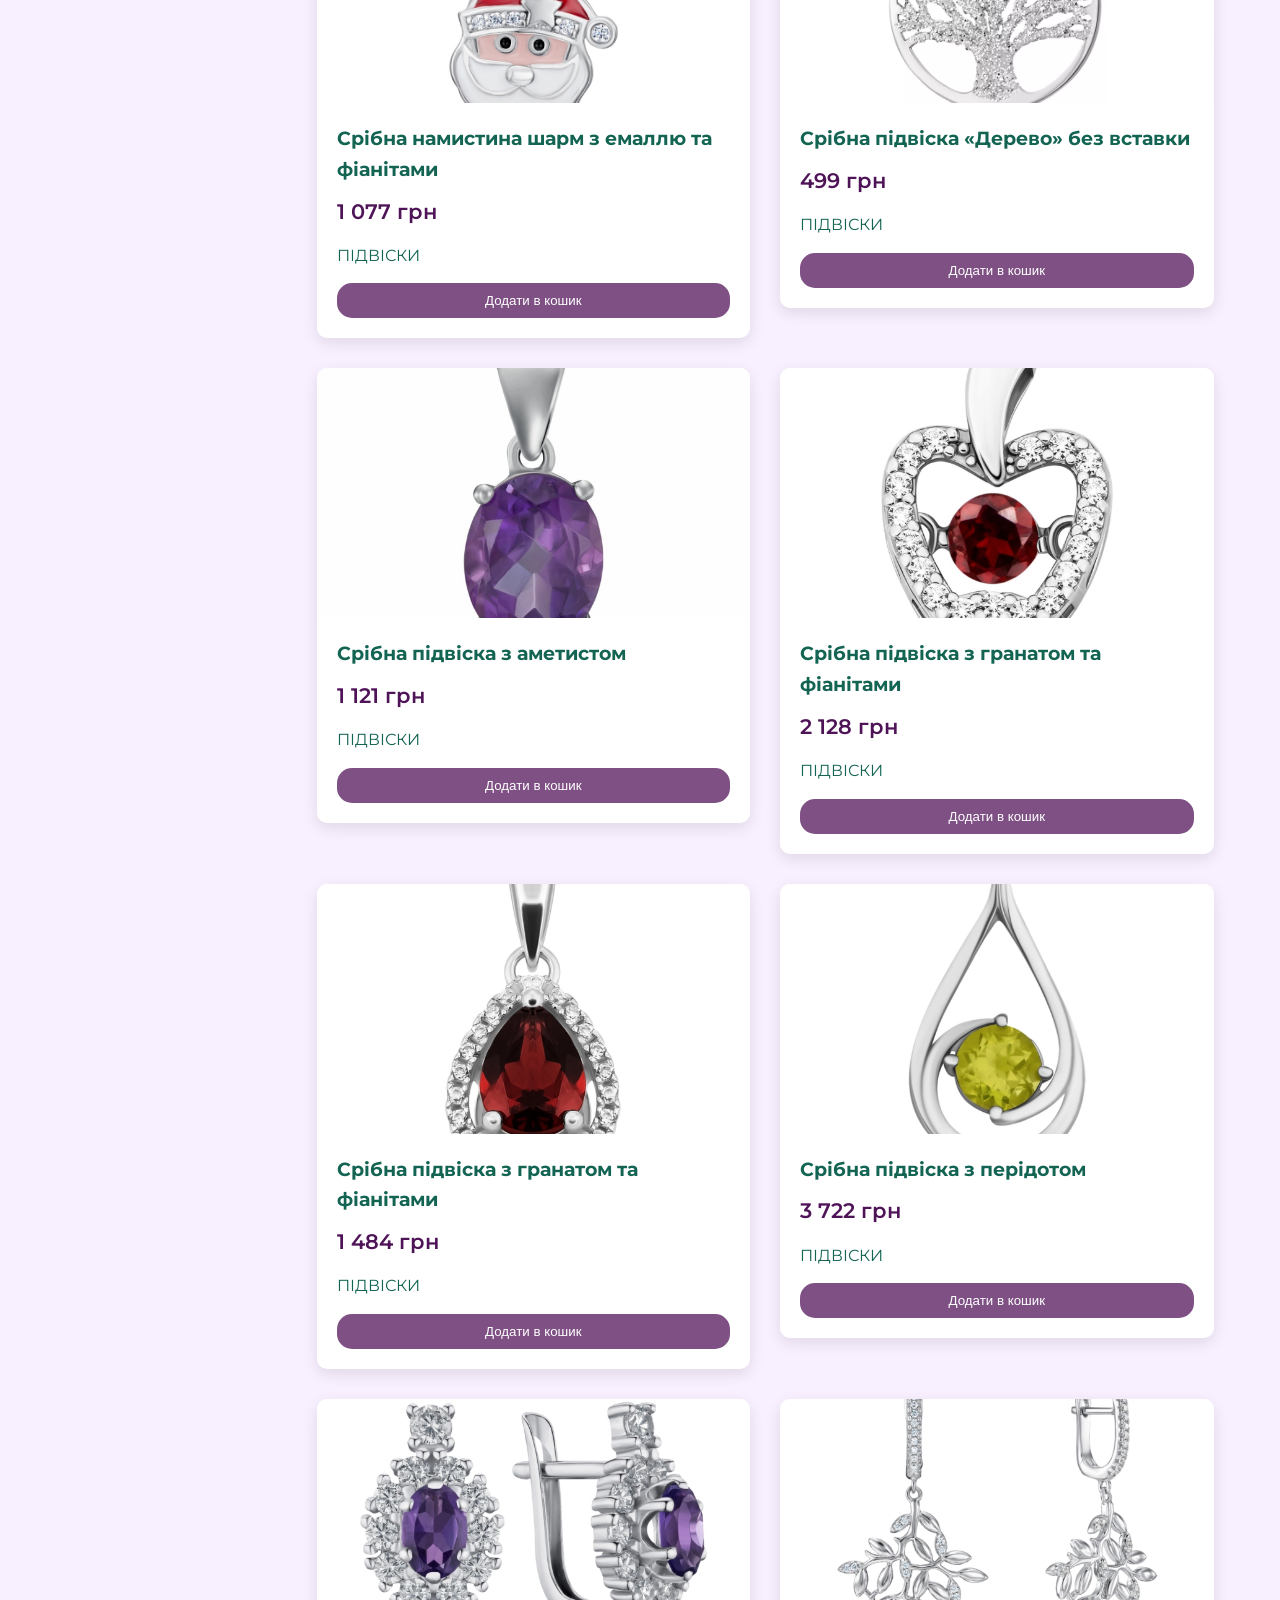
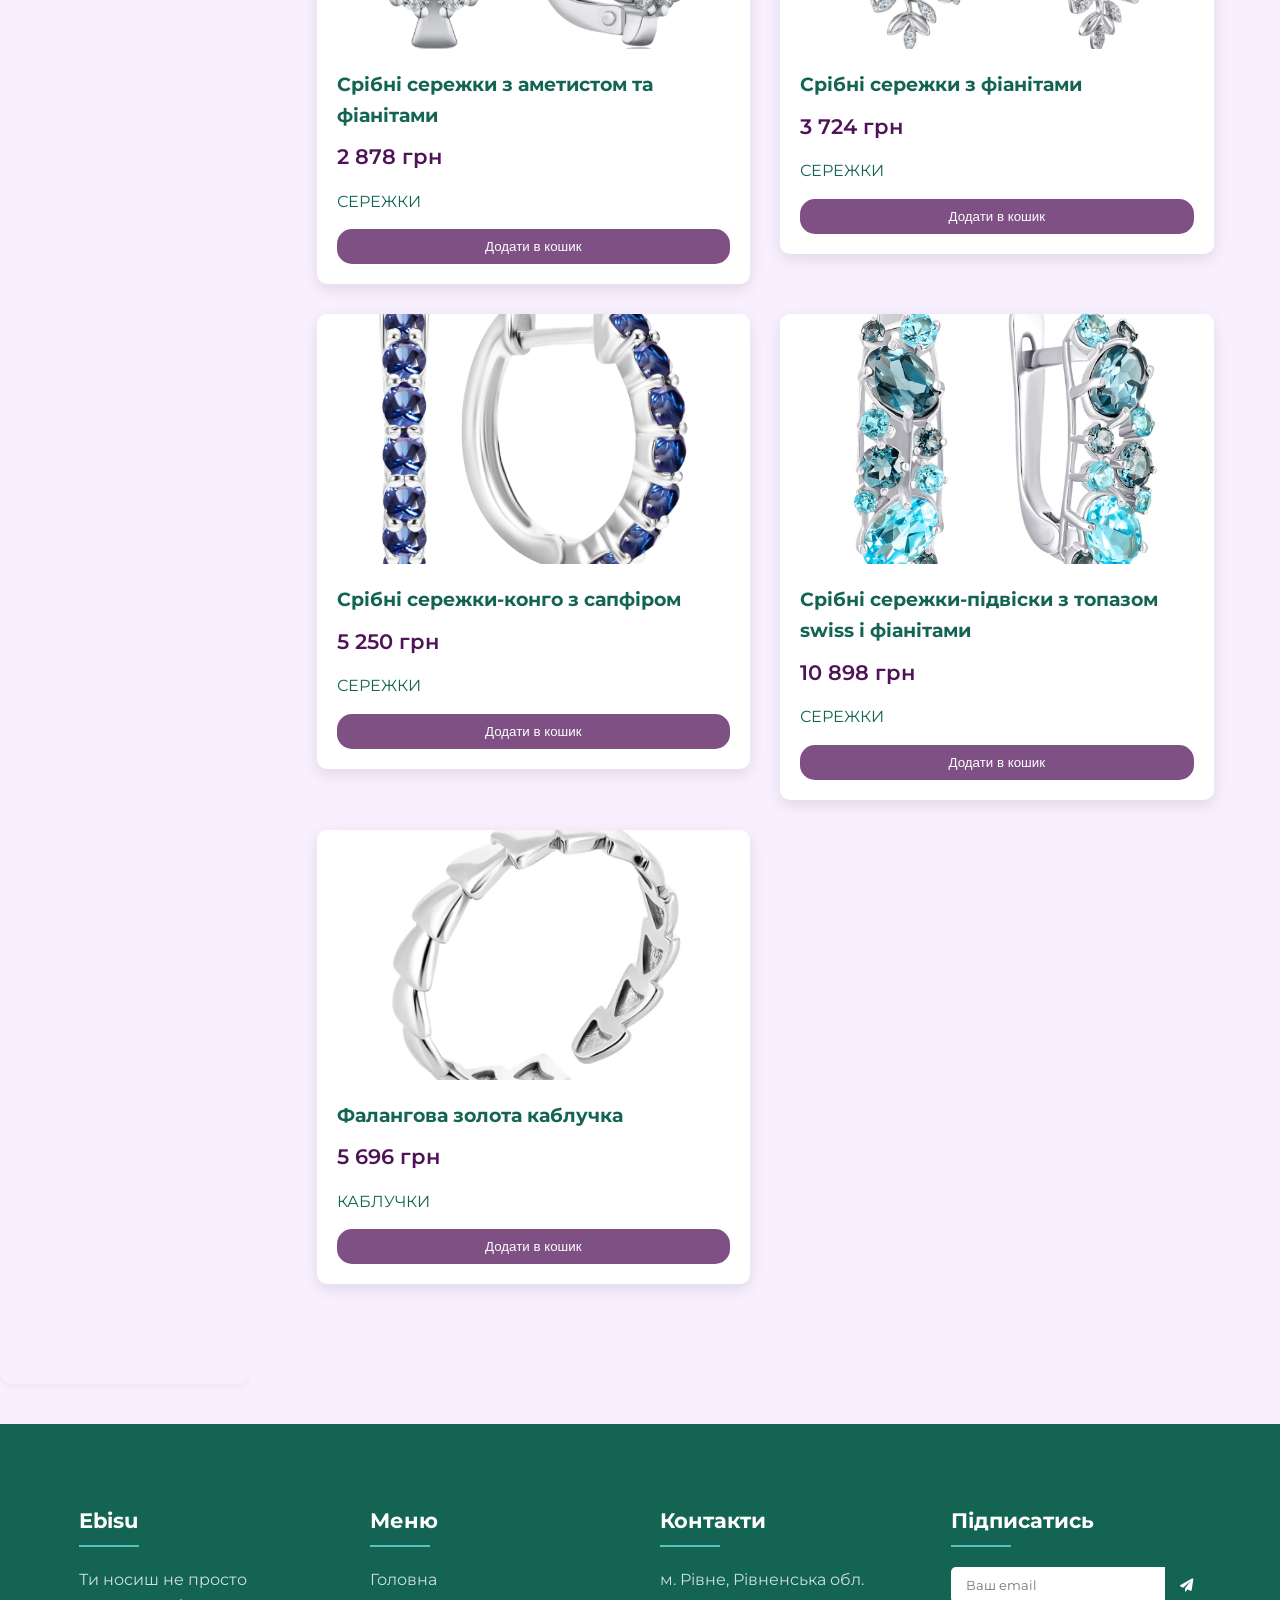
<file: Categorias.html>
<!DOCTYPE html>
<html lang="en">
  <head>
    <meta charset="UTF-8" />
    <meta name="viewport" content="width=device-width, initial-scale=1.0" />
    <title>P2</title>
    <link rel="stylesheet" href="css/style.css" />
    <link rel="stylesheet" href="css/responsive.css" />
    <link
      href="https://fonts.googleapis.com/css2?family=Montserrat:wght@300;400;500;600;700&family=Playfair+Display:wght@400;500;600&display=swap"
      rel="stylesheet"
    />
    <link
      rel="stylesheet"
      href="https://cdnjs.cloudflare.com/ajax/libs/font-awesome/6.0.0-beta3/css/all.min.css"
    />
    <link rel="icon" href="image/icon.png" type="image/x-icon" />
  </head>
  <body>
    <!-- Header -->
    <header class="sticky-header">
      <div class="container_header">
        <div class="atributs">
          <img src="image/logo_corect.jpg" alt="logo" class="logo_image" />
          <a href="index.html" class="logo">Ebisu</a>
        </div>

        <!-- Меню навігації -->
        <nav>
          <div class="menu-toggle" id="mobile-menu">
            <span></span>
            <span></span>
            <span></span>
          </div>
          <ul class="nav-list">
            <li><a href="/index.html">Головна</a></li>
            <li><a href="/p2.html?category=all">Магазин</a></li>
            <li><a href="/news.html">Новини</a></li>
            <li><a href="/index.html#contacts">Контакти</a></li>
            <li class="cart-icon">
              <a href="#cart" id="cart-btn">
                <img src="image/cart.png" alt="Кошик" class="cart_image" />
                <span class="cart-count">0</span>
              </a>
            </li>
          </ul>
        </nav>
      </div>
    </header>

    <section class="main-part">
      <section class="sort">
        <div class="sorting-panel">
          <h3>Фільтри</h3>
          <div class="sorting-group">
            <label>Назва</label>
            <select id="nameSort">
              <option value="asc">А-Я</option>
              <option value="desc">Я-А</option>
            </select>
          </div>
          <div class="sorting-group">
            <label>Метал</label>
            <select id="metalFilter"></select>
          </div>
          <div class="sorting-group">
            <label>Камінь</label>
            <select id="stoneFilter"></select>
          </div>
          <div class="sorting-group">
            <label>Колір металу</label>
            <select id="colorFilter"></select>
          </div>
          <div class="sorting-group">
            <label>Проба</label>
            <select id="sampleFilter"></select>
          </div>
          <button id="resetFilters" class="reset-filters">
            Скинути фільтри
          </button>
        </div>
      </section>

      <section class="featured-products" id="products col">
        <div class="container">
          <div id="products-container" class="products-grid"></div>
        </div>
      </section>
    </section>

    <!-- Footer -->
    <footer>
      <div class="container">
        <div class="footer-grid">
          <div class="footer-col">
            <h3>Ebisu</h3>
            <p>Ти носиш не просто коштовності, ти носиш моменти</p>
          </div>
          <div class="footer-col">
            <h3>Меню</h3>
            <ul>
              <li><a href="#home">Головна</a></li>
              <li><a href="#products">Наша продукція</a></li>
              <li><a href="#contacts">Контакти</a></li>
            </ul>
          </div>
          <div class="footer-col">
            <h3>Контакти</h3>
            <p>м. Рівне, Рівненська обл.</p>
            <p>artem999popov@gmail.com</p>
            <p>+380 99 151 83 44</p>
          </div>
          <div class="footer-col">
            <h3>Підписатись</h3>
            <form class="subscribe-form">
              <input type="email" placeholder="Ваш email" required />
              <button type="submit"><i class="fas fa-paper-plane"></i></button>
            </form>
          </div>
        </div>
        <div class="footer-bottom">
          <p>&copy; 2025 Ebisu. Всі права захищені за допомого GodHelp.</p>
        </div>
      </div>
    </footer>

    <!-- Shopping Cart Sidebar -->
    <div class="cart-sidebar" id="cart-sidebar">
      <div class="cart-header">
        <h3>Ваше замовлення</h3>
        <button class="close-cart">&times;</button>
      </div>
      <div class="cart-items" id="cart-items">
        <!-- Cart items will be added here via JS -->
      </div>
      <div class="cart-total">
        <p>Всього: <span id="cart-total">0</span></p>
        <button class="btn">Оформити замовлення</button>
      </div>
    </div>
    <div class="cart-overlay" id="cart-overlay"></div>

    <script src="js/main.js"></script>
    <script src="js/cart.js"></script>
    <script src="js/sorting.js"></script>
    <script src="js/script.js"></script>
  </body>
</html>
</file>
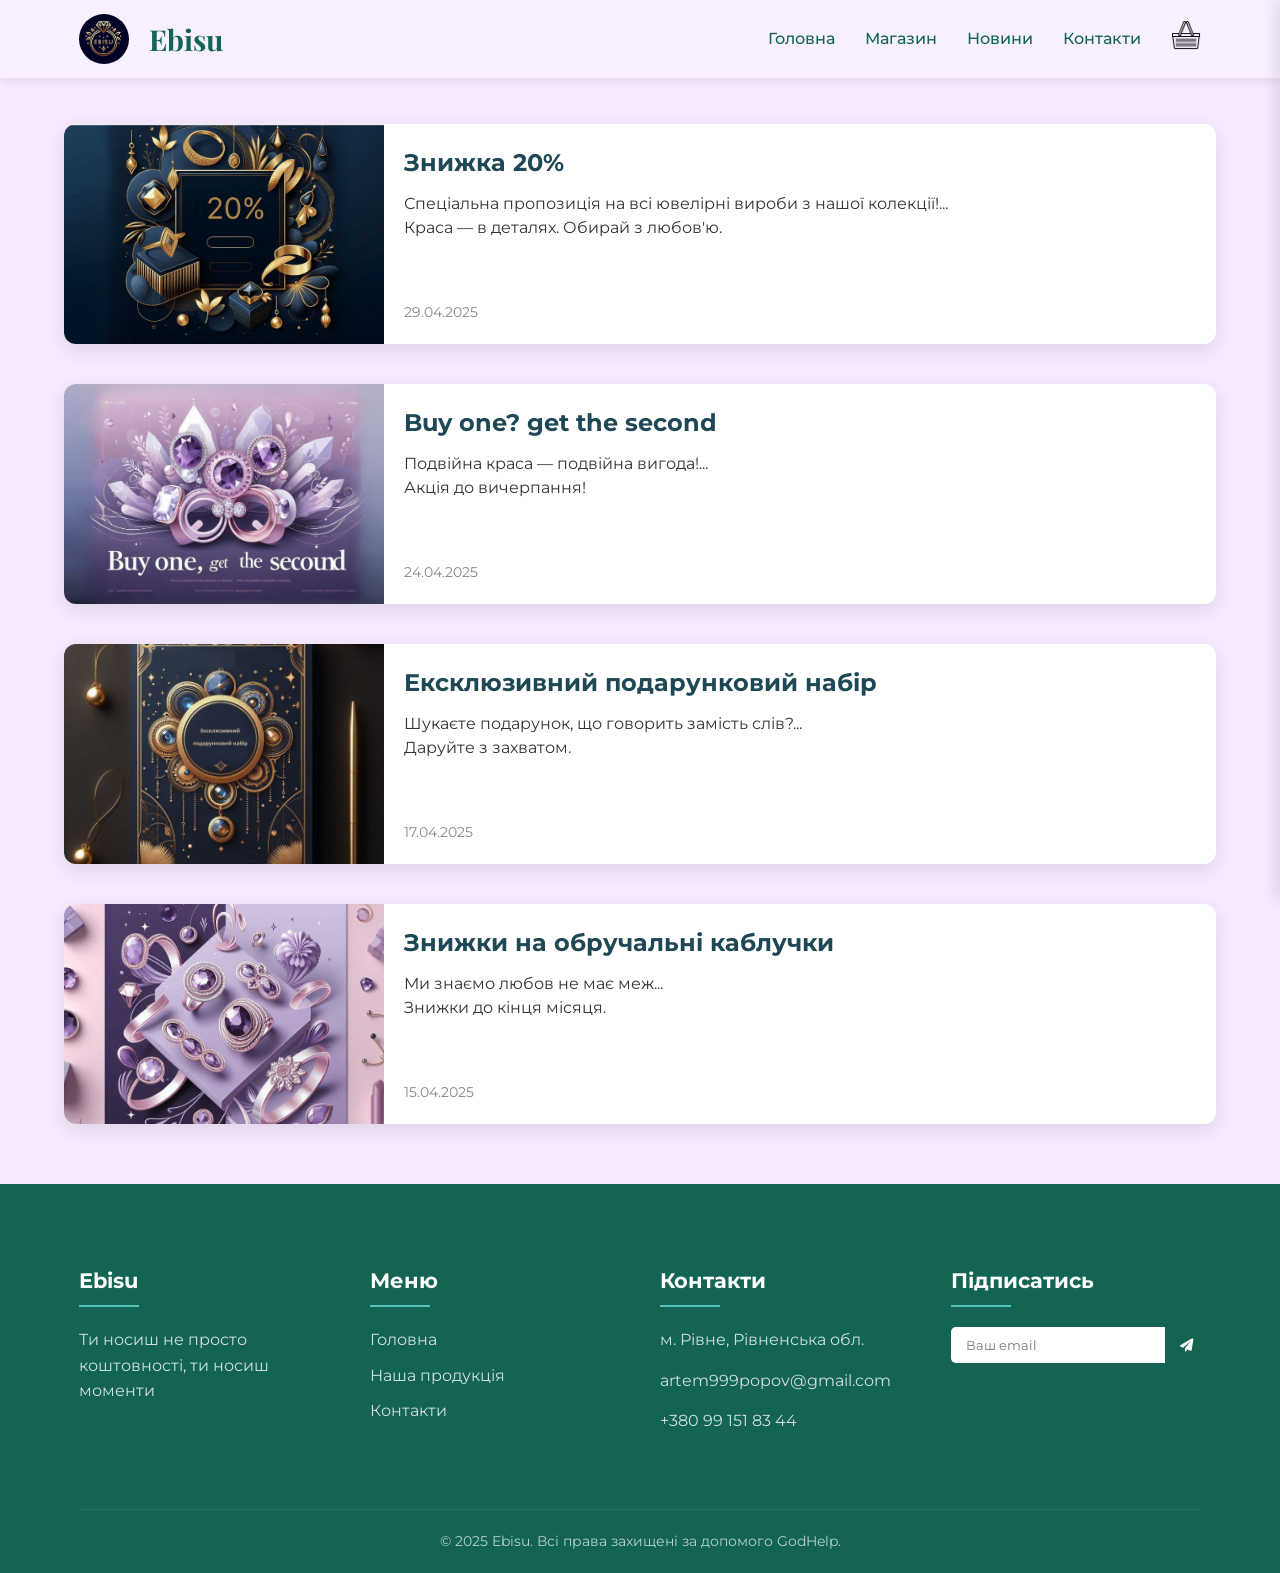
<file: news.html>
<!DOCTYPE html>
<html lang="en">
<head>
    <meta charset="UTF-8">
    <meta name="viewport" content="width=device-width, initial-scale=1.0">
    <title>Новини</title>
    <link rel="stylesheet" href="css/style.css" />
    <link rel="stylesheet" href="css/responsive.css" />
    <link
      href="https://fonts.googleapis.com/css2?family=Montserrat:wght@300;400;500;600;700&family=Playfair+Display:wght@400;500;600&display=swap"
      rel="stylesheet"
    />
    <link
      rel="stylesheet"
      href="https://cdnjs.cloudflare.com/ajax/libs/font-awesome/6.0.0-beta3/css/all.min.css"
    />
    <link rel="icon" href="image/icon.png" type="image/x-icon" />
</head>
<body>
    <body>
        <!-- Header -->
        <header class="sticky-header">
          <div class="container_header">
            <div class="atributs">
              <img src="image/logo_corect.jpg" alt="logo" class="logo_image" />
              <a href="index.html" class="logo">Ebisu</a>
            </div>
    
            <!-- Меню навігації -->
            <nav>
              <div class="menu-toggle" id="mobile-menu">
                <span></span>
                <span></span>
                <span></span>
              </div>
              <ul class="nav-list">
                <li><a href="/index.html">Головна</a></li>
                <li><a href="/p2.html?category=all">Магазин</a></li>
                <li><a href="/news.html">Новини</a></li>
                <li><a href="/index.html#contacts">Контакти</a></li>
                <li class="cart-icon">
                  <a href="#cart" id="cart-btn">
                    <img src="image/cart.png" alt="Кошик" class="cart_image" />
                    <span class="cart-count">0</span>
                  </a>
                </li>
              </ul>
            </nav>
          </div>
        </header>

        <section class="promo-articles">
            <div class="promo-container">
              <div class="promo-card">
                <img src="/image/news-1.jpg" alt="Знижка 20%">
                <div class="promo-text">
                  <h3 class="promo-title">Знижка 20%</h3>
                  <p class="promo-description">
                    Спеціальна пропозиція на всі ювелірні вироби з нашої колекції!...<br>
                    Краса — в деталях. Обирай з любов'ю.
                  </p>
                  <span class="promo-date">29.04.2025</span>
                </div>
              </div>
          
              <div class="promo-card">
                <img src="/image/news-2.jpg" alt="Buy one? get the second">
                <div class="promo-text">
                  <h3 class="promo-title">Buy one? get the second</h3>
                  <p class="promo-description">
                    Подвійна краса — подвійна вигода!...<br>
                    Акція до вичерпання!
                  </p>
                  <span class="promo-date">24.04.2025</span>
                </div>
              </div>
          
              <div class="promo-card">
                <img src="/image/news-3.jpg" alt="Ексклюзивний подарунковий набір">
                <div class="promo-text">
                  <h3 class="promo-title">Ексклюзивний подарунковий набір</h3>
                  <p class="promo-description">
                    Шукаєте подарунок, що говорить замість слів?...<br>
                    Даруйте з захватом.
                  </p>
                  <span class="promo-date">17.04.2025</span>
                </div>
              </div>
          
              <div class="promo-card">
                <img src="/image/news-4.jpg" alt="Знижки на обручальні каблучки">
                <div class="promo-text">
                  <h3 class="promo-title">Знижки на обручальні каблучки</h3>
                  <p class="promo-description">
                    Ми знаємо любов не має меж...<br>
                    Знижки до кінця місяця.
                  </p>
                  <span class="promo-date">15.04.2025</span>
                </div>
              </div>
            </div>
          </section>
          
          
 <!-- Footer -->
 <footer>
    <div class="container">
      <div class="footer-grid">
        <div class="footer-col">
          <h3>Ebisu</h3>
          <p>Ти носиш не просто коштовності, ти носиш моменти</p>
        </div>
        <div class="footer-col">
          <h3>Меню</h3>
          <ul>
            <li><a href="#home">Головна</a></li>
            <li><a href="#products">Наша продукція</a></li>
            <li><a href="#contacts">Контакти</a></li>
          </ul>
        </div>
        <div class="footer-col">
          <h3>Контакти</h3>
          <p>м. Рівне, Рівненська обл.</p>
          <p>artem999popov@gmail.com</p>
          <p>+380 99 151 83 44</p>
        </div>
        <div class="footer-col">
          <h3>Підписатись</h3>
          <form class="subscribe-form">
            <input type="email" placeholder="Ваш email" required />
            <button type="submit"><i class="fas fa-paper-plane"></i></button>
          </form>
        </div>
      </div>
      <div class="footer-bottom">
        <p>&copy; 2025 Ebisu. Всі права захищені за допомого GodHelp.</p>
      </div>
    </div>
  </footer>

  

  <!-- Shopping Cart Sidebar -->
  <div class="cart-sidebar" id="cart-sidebar">
    <div class="cart-header">
      <h3>Ваше замовлення</h3>
      <button class="close-cart">&times;</button>
    </div>
    <div class="cart-items" id="cart-items">
      <!-- Cart items will be added here via JS -->
    </div>
    <div class="cart-total">
      <p>Всього: <span id="cart-total">0</span></p>
      <button class="btn">Оформити замовлення</button>
    </div>
  </div>
  <div class="cart-overlay" id="cart-overlay"></div>

  <script src="js/main.js"></script>
  <script src="js/cart.js"></script>
  <script src="js/sorting.js"></script>
</body>
</html>
</file>
<file: css/style.css>
/* Base Styles */
:root {
  --primary-color: #136453;
  --secondary-color: #457b9d;
  --dark-color: #1d3557;
  --light-color: #f1faee;
  --text-color: #136453;
  --text-light: #777;
  --white: #fff;
  --black: #000;
  --gray: #f5f5f5;
  --title-after: rgba(85, 195, 190, 1);
  --price-color: rgba(79, 20, 87, 1);
  --tlo-color: #f9f0ff;
  --btn-color: rgba(126, 80, 132, 1);
  --transition: all 0.3s ease;
  --btn-hover-color: rgb(199, 89, 213);
}

* {
  margin: 0;
  padding: 0;
  box-sizing: border-box;
}

body {
  font-family: "Montserrat", sans-serif;
  color: var(--primary-color);
  line-height: 1.6;
  overflow-x: hidden;
  background-color: var(--tlo-color);
}

.slogan {
  position: absolute;
  margin-top: 8%;
  text-align: right;
  width: 40%;
  margin-left: 58%;
  font-family: "Italianno", cursive;
  color: white;
  font-size: 43px !important;
}
.slogan_ukr {
  position: absolute;
  margin-top: 23%;
  margin-left: 68%;
  width: 30%;
  text-align: right;
  color: white;
  font-family: cursive;
  font-size: 20px !important;
  letter-spacing: 0px;
}

a {
  text-decoration: none;
  color: inherit;
}

ul {
  list-style: none;
}

img {
  max-width: 100%;
  height: auto;
}

.container {
  width: 90%;
  max-width: 1200px;
  margin: 0 auto;
  padding: 0 15px;
}

.container_header {
  width: 90%;
  max-width: 1800px;
  margin: 0 auto;
  padding: 0 15px;

  display: flex;
  align-items: center;
  justify-content: space-between;
}

.btn {
  display: inline-block;
  background-color: var(--btn-color);
  color: var(--white);
  padding: 12px 30px;
  border-radius: 30px;
  font-weight: 500;
  transition: var(--transition);
  border: none;
  cursor: pointer;
}

.btn:hover {
  background-color: var(--btn-hover-color);
  transform: translateY(-3px);
  box-shadow: 0 5px 15px rgba(0, 0, 0, 0.1);
}

.btn-outline {
  display: inline-block;
  border: 2px solid var(--primary-color);
  color: var(--primary-color);
  padding: 10px 25px;
  border-radius: 30px;
  font-weight: 500;
  transition: var(--transition);
}

.btn-outline:hover {
  background-color: var(--primary-color);
  color: var(--white);
}

.section-title {
  font-size: 2.5rem;
  margin-bottom: 2rem;
  text-align: center;
  position: relative;
  padding-bottom: 15px;
}

.section-title::after {
  content: "";
  position: absolute;
  bottom: 0;
  left: 50%;
  transform: translateX(-50%);
  width: 80px;
  height: 3px;
  background-color: var(--title-after);
}

.text-center {
  text-align: center;
}

/* Header */
.sticky-header {
  position: fixed;
  top: 0;
  left: 0;
  width: 100%;
  background-color: var(--tlo-color);
  box-shadow: 0 2px 10px rgba(0, 0, 0, 0.1);
  z-index: 1000;
  transition: var(--transition);
}

.sticky-header.scrolled {
  background-color: var(--tlo-color);
  box-shadow: 0 5px 20px rgba(0, 0, 0, 0.1);
}

nav {
  display: flex;
  justify-content: space-between;
  align-items: center;
  padding: 20px 0;
}

.logo {
  font-size: 1.8rem;
  font-weight: 700;
  color: var(--primary-color);
  font-family: "Playfair Display", serif;
}

.nav-list {
  display: flex;
  align-items: center;
}

.nav-list li {
  margin-left: 30px;
  position: relative;
}

.nav-list a {
  font-weight: 500;
  transition: var(--transition);
}

.nav-list a:hover {
  color: var(--primary-color);
}

.cart-icon {
  position: relative;
  margin-left: 30px;
}

.cart-count {
  position: absolute;
  top: -8px;
  right: -8px;
  background-color: var(--primary-color);
  color: var(--white);
  width: 20px;
  height: 20px;
  border-radius: 50%;
  display: flex;
  justify-content: center;
  align-items: center;
  font-size: 0.75rem;
  font-weight: bold;
  line-height: 1.7;
}

/* 
ДЛЯ ПОЛОМАНОГО ВАРІАНТУ(Вируби функцію з 166 по 170 лайн в cart.js)
.cart-count {
  position: absolute;
  top: -10px;
  right: -10px;
  background-color: var(--primary-color);
  color: var(--white);
  width: 20px;
  height: 20px;
  border-radius: 50%;
  display: flex;
  justify-content: center;
  align-items: center;
  font-size: 0.7rem;
  font-weight: 600;
} */

.menu-toggle {
  display: none;
  cursor: pointer;
}

/* Hero Section */
.hero {
  height: 100vh;
  width: 100%;
  background-image: url(/image/crystal.png);
  background-size: cover;
  background-position: top;
  background-repeat: no-repeat;
}

.hero-content {
  z-index: 100;
}

.hero h1 {
  font-size: 3.5rem;
  margin-bottom: 20px;
  line-height: 1.2;
}

.hero p {
  font-size: 1.2rem;
  margin-bottom: 30px;
}

.logo_image {
  width: 50px;
  height: 50px;
  border-radius: 100%;
  object-fit: contain;
}

.cart_image {
  width: 30px;
  height: 30px;
}

.atributs {
  display: flex;
  align-items: center;
  justify-content: space-between;
  gap: 20px;
}

/* Featured Products */
.featured-products {
  padding: 100px 0;
  background-color: var(--tlo-color);
}

.products-grid {
  display: grid;
  grid-template-columns: repeat(auto-fill, minmax(280px, 1fr));
  gap: 30px;
  margin-top: 50px;
  align-items: start; /* Додано для коректного вирівнювання */
}

.product-card {
  position: relative;
  background-color: var(--white);
  border-radius: 10px;
  overflow: hidden; /* Залишаємо hidden для обрізання зайвих ефектів */
  box-shadow: 0 5px 15px rgba(0, 0, 0, 0.1);
  transition: var(--transition);
  height: auto; /* Дозволяємо блоку змінювати висоту */
}

.product-card:hover {
  transform: translateY(-10px);
  box-shadow: 0 15px 30px rgba(0, 0, 0, 0.15);
  z-index: 2; /* Піднімаємо картку над іншими при наведенні */
}

.product-image {
  height: 250px;
  overflow: hidden;
}

.product-image img {
  width: 100%;
  height: 100%;
  object-fit: cover;
  transition: var(--transition);
}

.product-card:hover .product-image img {
  transform: scale(1.05);
}

.product-info {
  padding: 20px;
  transition: var(--transition);
}

.product-info h3 {
  font-size: 1.2rem;
  margin-bottom: 10px;
}

.product-price {
  font-size: 1.3rem;
  font-weight: 600;
  color: var(--price-color);
  margin-bottom: 15px;
}

/* Стилі для додаткової інформації */
.product-details {
  max-height: 0;
  overflow: hidden;
  transition: max-height 0.5s ease, padding 0.3s ease;
  padding: 0 20px;
  background-color: var(--white);
}

.product-card:hover .product-details {
  max-height: 500px; /* Максимальна висота, якої має досягти блок */
  padding: 0 20px 20px;
}

.product-details p {
  margin-bottom: 8px;
  font-size: 0.9rem;
  line-height: 1.4;
  opacity: 0;
  transition: opacity 0.3s ease 0.2s; /* Затримка появи тексту */
}

.product-card:hover .product-details p {
  opacity: 1;
}

.product-details strong {
  color: var(--primary-color);
}

.add-to-cart {
  width: 100%;
  padding: 10px;
  background-color: var(--btn-color);
  color: var(--white);
  border: none;
  border-radius: 15px;
  cursor: pointer;
  transition: var(--transition);
  font-weight: 500;
  margin-top: 15px;
}

.add-to-cart:hover {
  background-color: var(--primary-color);
}

/* Blog Section */
.blog-section {
  position: relative;
  padding: 100px 0;
  background-color: var(--tlo-color);
}

.blog-container {
  position: relative;
  overflow: hidden;
  width: 100%;
}

.blog-grid {
  display: flex;
  transition: transform 0.5s ease;
  width: 100%;
  flex-wrap: nowrap;
  gap: 30px;
  margin-top: 50px;
  padding-bottom: 20px; /* Додаємо відступ для кнопок */
}

.blog-card {
  flex: 0 0 calc(50% - 15px); /* Використовуємо flex-basis замість min-width */
  box-sizing: border-box;
  background-color: var(--white);
  border-radius: 10px;
  overflow: hidden;
  box-shadow: 0 5px 15px rgba(0, 0, 0, 0.1);
  transition: var(--transition);
}

.blog-card:hover {
  transform: translateY(-5px);
  box-shadow: 0 10px 25px rgba(0, 0, 0, 0.15);
}

.blog-image {
  height: 200px;
  overflow: hidden;
}

.blog-image img {
  width: 100%;
  height: 100%;
  object-fit: cover;
  transition: var(--transition);
}

.blog-card:hover .blog-image img {
  transform: scale(1.05);
}

.blog-content {
  padding: 20px;
}

.blog-content h3 {
  margin-bottom: 10px;
  font-size: 1.3rem;
}

.blog-date {
  color: var(--text-light);
  font-size: 0.9rem;
  margin-bottom: 15px;
}

.blog-excerpt {
  margin-bottom: 15px;
}

.read-more {
  color: var(--primary-color);
  font-weight: 500;
  display: inline-block;
  transition: var(--transition);
}

.read-more:hover {
  color: var(--dark-color);
}

.blog-navigation {
  display: flex;
  justify-content: center;
  margin-top: 20px;
  gap: 20px;
  position: static; /* Залишаємо кнопки на місці */
}

.blog-prev,
.blog-next {
  background: var(--btn-color);
  color: white;
  border: none;
  padding: 10px 20px;
  border-radius: 5px;
  cursor: pointer;
  transition: background 0.3s;
  position: static; /* Залишаємо кнопки на місці */
  transform: none; /* Видаляємо трансформації */
}

.blog-prev:hover,
.blog-next:hover {
  background: var(--btn-hover-color);
}

.blog-prev:disabled,
.blog-next:disabled {
  background: #ccc;
  cursor: not-allowed;
}

/* Адаптивність для мобільних пристроїв */
@media (max-width: 768px) {
  .blog-card {
    flex: 1 1 100%;
  }
}

/* Contact Section */
.contact-section {
  padding: 100px 0;
  background-color: var(--tlo-color);
}

.contact-grid {
  display: grid;
  grid-template-columns: repeat(2, 1fr);
  gap: 50px;
  margin-top: 50px;
}

.contact-info h3 {
  font-size: 1.5rem;
  margin-bottom: 20px;
}

.contact-info p {
  margin-bottom: 15px;
  display: flex;
  align-items: center;
}

.contact-info i {
  margin-right: 0px;
  /*ДЛЯ ПОЛОМАНОГО ВАРІАНТУ margin-right: 10px; */
  color: var(--primary-color);
  width: 20px;
  text-align: center;
}

.social-links {
  display: flex;
  margin-top: 30px;
}

.social-links a {
  display: flex;
  align-items: center;
  justify-content: center;
  width: 40px;
  height: 40px;
  background-color: var(--tlo-color);
  border-radius: 50%;
  margin-right: 10px;
  transition: var(--transition);
}

.social-links a:hover {
  background-color: var(--primary-color);
  color: var(--white);
}

.form-group {
  margin-bottom: 20px;
}

.form-group input,
.form-group textarea {
  width: 100%;
  padding: 12px 15px;
  border: 1px solid #ddd;
  border-radius: 5px;
  font-family: inherit;
  transition: var(--transition);
}

.form-group input:focus,
.form-group textarea:focus {
  outline: none;
  border-color: var(--primary-color);
  box-shadow: 0 0 0 3px rgba(230, 57, 70, 0.1);
}

.form-group textarea {
  resize: vertical;
  min-height: 120px;
}
/* Footer */
footer {
  background-color: var(--primary-color);
  color: var(--white);
  padding: 80px 0 0;
}

.footer-grid {
  display: grid;
  grid-template-columns: repeat(auto-fit, minmax(200px, 1fr));
  gap: 40px;
  margin-bottom: 60px;
}

.footer-col h3 {
  font-size: 1.3rem;
  margin-bottom: 20px;
  position: relative;
  padding-bottom: 10px;
}

.footer-col h3::after {
  content: "";
  position: absolute;
  bottom: 0;
  left: 0;
  width: 60px;
  height: 2px;
  background-color: var(--title-after);
}

.footer-col p {
  margin-bottom: 15px;
  opacity: 0.8;
}

.footer-col ul li {
  margin-bottom: 10px;
}

.footer-col ul li a {
  opacity: 0.8;
  transition: var(--transition);
}

.footer-col ul li a:hover {
  opacity: 1;
  color: var(--primary-color);
  padding-left: 5px;
}

.subscribe-form {
  display: flex;
  margin-top: 20px;
}

.subscribe-form input {
  flex: 1;
  padding: 10px 15px;
  border: none;
  border-radius: 5px 0 0 5px;
  font-family: inherit;
}

.subscribe-form button {
  background-color: var(--primary-color);
  color: var(--white);
  border: none;
  padding: 0 15px;
  border-radius: 0 5px 5px 0;
  cursor: pointer;
  transition: var(--transition);
}

.subscribe-form button:hover {
  background-color: var(--secondary-color);
}

.footer-bottom {
  text-align: center;
  padding: 20px 0;
  border-top: 1px solid rgba(255, 255, 255, 0.1);
  font-size: 0.9rem;
  opacity: 0.7;
}

/* Shopping Cart */
.cart-sidebar {
  position: fixed;
  top: 0;
  right: -400px;
  width: 400px;
  height: 100%;
  background-color: var(--white);
  box-shadow: -5px 0 15px rgba(0, 0, 0, 0.1);
  z-index: 1100;
  transition: var(--transition);
  padding: 30px;
  overflow-y: auto;
}

.cart-sidebar.active {
  right: 0;
}

.cart-header {
  display: flex;
  justify-content: space-between;
  align-items: center;
  margin-bottom: 30px;
  padding-bottom: 15px;
  border-bottom: 1px solid #eee;
}

.cart-header h3 {
  font-size: 1.5rem;
}

.close-cart {
  background: none;
  border: none;
  font-size: 1.5rem;
  cursor: pointer;
  color: var(--text-light);
  transition: var(--transition);
}

.close-cart:hover {
  color: var(--primary-color);
}

.cart-item {
  display: flex;
  margin-bottom: 20px;
  padding-bottom: 20px;
  border-bottom: 1px solid #eee;
}

.cart-item-img {
  width: 80px;
  height: 80px;
  border-radius: 5px;
  overflow: hidden;
  margin-right: 15px;
}

.cart-item-img img {
  width: 100%;
  height: 100%;
  object-fit: cover;
}

.cart-item-details {
  flex: 1;
}

.cart-item-title {
  font-weight: 500;
  margin-bottom: 5px;
}

.cart-item-price {
  color: var(--primary-color);
  font-weight: 600;
  margin-bottom: 10px;
}

.cart-item-remove {
  color: var(--text-light);
  font-size: 0.8rem;
  cursor: pointer;
  transition: var(--transition);
}

.cart-item-remove:hover {
  color: var(--primary-color);
}

.cart-item-quantity {
  display: flex;
  align-items: center;
  margin-top: 10px;
}

.quantity-btn {
  width: 25px;
  height: 25px;
  background-color: var(--gray);
  border: none;
  border-radius: 3px;
  cursor: pointer;
  display: flex;
  align-items: center;
  justify-content: center;
}

.quantity-input {
  width: 40px;
  text-align: center;
  margin: 0 5px;
  border: 1px solid #ddd;
  border-radius: 3px;
  padding: 3px;
}

.cart-total {
  margin-top: 30px;
  padding-top: 20px;
  border-top: 1px solid #eee;
  text-align: right;
}

.cart-total p {
  font-size: 1.2rem;
  margin-bottom: 20px;
  font-weight: 600;
}

.cart-total span {
  color: var(--primary-color);
}

.cart-overlay {
  position: fixed;
  top: 0;
  left: 0;
  width: 100%;
  height: 100%;
  background-color: rgba(0, 0, 0, 0.5);
  z-index: 1050;
  opacity: 0;
  visibility: hidden;
  transition: var(--transition);
}

.cart-overlay.active {
  opacity: 1;
  visibility: visible;
}
/* Responsive styles will be in responsive.css */

/* категорії */
.categories-section {
  background-color: var(--tlo-color);
}

/* --- Загальний стиль для всіх кнопок-категорій --- */
.categories-section {
  padding: 40px;
  background-color: #f9f1ff;
}

.section-title {
  font-size: 36px;
  text-align: center;
  margin-bottom: 40px;
}

.categories-grid {
  display: grid;
  grid-template-columns: repeat(3, 1fr); /* 3 стовпчики */
  grid-template-rows: repeat(2, auto); /* 2 рядки */
  gap: 24px;
  max-width: 1200px;
  margin: 0 auto;
  padding: 0 20px;
}

.image-btn {
  display: flex;
  align-items: end;
  justify-content: center;
  color: #124336;
  font-weight: bold;
  font-size: 20px;
  text-decoration: none;
  text-shadow: 0 2px 5px rgba(255, 255, 255, 0.9);
  background-size: cover;
  background-position: center;
  border-radius: 16px;
  box-shadow: 0 8px 20px rgba(0, 0, 0, 0.2);
  transition: transform 0.3s ease, box-shadow 0.3s ease;
  height: 280px;
  padding: 12px;
}

/* Hover ефект */
.image-btn:hover {
  transform: scale(1.03);
  box-shadow: 0 12px 30px rgba(0, 0, 0, 0.3);
}

/* Індивідуальні фони */
#all {
  background-image: url("image/all.jpg");
}

#suspender {
  background-image: url("image/nec.jpg");
}

#earrings {
  background-image: url("image/earrings.jpg");
}

#bracelets {
  background-image: url("image/braslet.jpg");
}

#rings {
  background-image: url("image/rings.jpg");
}

#brooches {
  background-image: url("image/brosh.jpg");
}

/*стилі для p2.html
/* Стилі для активної кнопки */
.category-btn.active {
  background-color: var(--primary-color);
  color: white;
}

/* Контейнер для товарів */
#products-container {
  display: grid;
  grid-template-columns: repeat(auto-fill, minmax(280px, 1fr));
  gap: 30px;
  margin-top: 30px;
}

.no-products {
  grid-column: 1 / -1;
  text-align: center;
  font-size: 1.2rem;
  color: #666;
  padding: 50px 0;
}

/* Новини */
/* Секція промо-статей */
/* Секція промо-статей */
.promo-articles {
  padding: 60px 0;
  background-color: #f7eaff;
  margin-top: 5%;
}

.promo-container {
  width: 90%;
  max-width: 1200px;
  margin: 0 auto;
  display: flex;
  flex-direction: column;
  gap: 40px;
}

/* Одна картка */
.promo-card {
  display: flex;
  background-color: white;
  border-radius: 12px;
  overflow: hidden;
  box-shadow: 0 6px 20px rgba(0, 0, 0, 0.1);
  transition: transform 0.3s ease, box-shadow 0.3s ease;
  max-height: 220px;
}

.promo-card:hover {
  transform: translateY(-5px);
  box-shadow: 0 10px 25px rgba(0, 0, 0, 0.15);
}

/* Зображення */
.promo-card img {
  width: 320px;
  height: 220px;
  object-fit: cover;
  object-position: center;
  flex-shrink: 0;
}

/* Контент */
.promo-text {
  padding: 20px;
  display: flex;
  flex-direction: column;
  justify-content: center;
  flex: 1;
}

.promo-title {
  font-size: 1.5rem;
  color: #1e4856;
  margin-bottom: 10px;
}

.promo-description {
  font-size: 1rem;
  line-height: 1.5;
  color: #333;
  margin-bottom: 10px;
}

.promo-date {
  font-size: 0.9rem;
  color: #888;
  margin-top: auto;
}

/* /////////////////////////////////////////////////////////////////// */
.main-part {
  display: flex;
  gap: 0px;
  padding: 40px 0px;
  /* max-width: 1920px; */
  margin: 0 auto;
  background-color: var(--tlo-color);
}

/* Ліва бокова панель */
.sort {
  flex: 0 0 250px; /* фіксована ширина */
  background-color: var(--tlo-color);
  padding: 20px;
  border-radius: 12px;
  margin-top: 40px;
  box-shadow: 0 2px 6px rgba(0, 0, 0, 0.05);
}

.sort h3 {
  font-size: 20px;
  margin-bottom: 15px;
}

.sort .sorting-group {
  margin-bottom: 15px;
}

.sort label {
  display: block;
  margin-bottom: 5px;
  font-weight: 500;
}

.sort select {
  width: 100%;
  padding: 6px 8px;
  border: 1px solid #ccc;
  border-radius: 6px;
  background: #fff;
  font-size: 14px;
}

#resetFilters {
  margin-top: 10px;
  padding: 8px 12px;
  background-color: var(--btn-color);
  color: #fff;
  border: none;
  border-radius: 15px;
  cursor: pointer;
  transition: background-color 0.2s;
  width: 100%;
}

#resetFilters:hover {
  background-color: var(--primary-color);
}

/* Права частина з продуктами */
.featured-products {
  flex: 1;
}

#col {
  display: grid;
  grid-template-columns: repeat(auto-fill, minmax(220px, 1fr));
  gap: 20px;
}
</file>
<file: css/responsive.css>
/* Tablet and below */
@media (max-width: 992px) {
    .section-title {
        font-size: 2rem;
    }

    .hero h1 {
        font-size: 2.8rem;
    }

    .nav-list {
        position: fixed;
        top: 80px;
        left: -100%;
        width: 100%;
        height: calc(100vh - 80px);
        background-color: var(--white);
        flex-direction: column;
        align-items: center;
        padding: 40px 0;
        transition: var(--transition);
        z-index: 999;
    }

    .nav-list.active {
        left: 0;
    }

    .nav-list li {
        margin: 15px 0;
    }

    .menu-toggle {
        display: block;
    }

    .menu-toggle span {
        display: block;
        width: 25px;
        height: 2px;
        background-color: var(--text-color);
        margin: 5px 0;
        transition: var(--transition);
    }

    .menu-toggle.active span:nth-child(1) {
        transform: rotate(45deg) translate(5px, 5px);
    }

    .menu-toggle.active span:nth-child(2) {
        opacity: 0;
    }

    .menu-toggle.active span:nth-child(3) {
        transform: rotate(-45deg) translate(7px, -6px);
    }

    .our-story .container {
        flex-direction: column;
    }

    .story-image {
        margin-top: 40px;
    }

    .cart-sidebar {
        width: 350px;
    }
}

/* Mobile */
@media (max-width: 768px) {
    .hero {
        min-height: 600px;
        text-align: center;
    }

    .hero h1 {
        font-size: 2.2rem;
    }

    .hero p {
        font-size: 1rem;
    }

    .section-title {
        font-size: 1.8rem;
    }

    .products-grid {
        grid-template-columns: 1fr;
    }

    .blog-grid {
        grid-template-columns: 1fr;
    }

    .contact-grid {
        grid-template-columns: 1fr;
    }

    .footer-grid {
        grid-template-columns: 1fr;
        gap: 30px;
    }

    .footer-col {
        margin-bottom: 30px;
    }

    .cart-sidebar {
        width: 100%;
        padding: 20px;
    }
}
</file>
